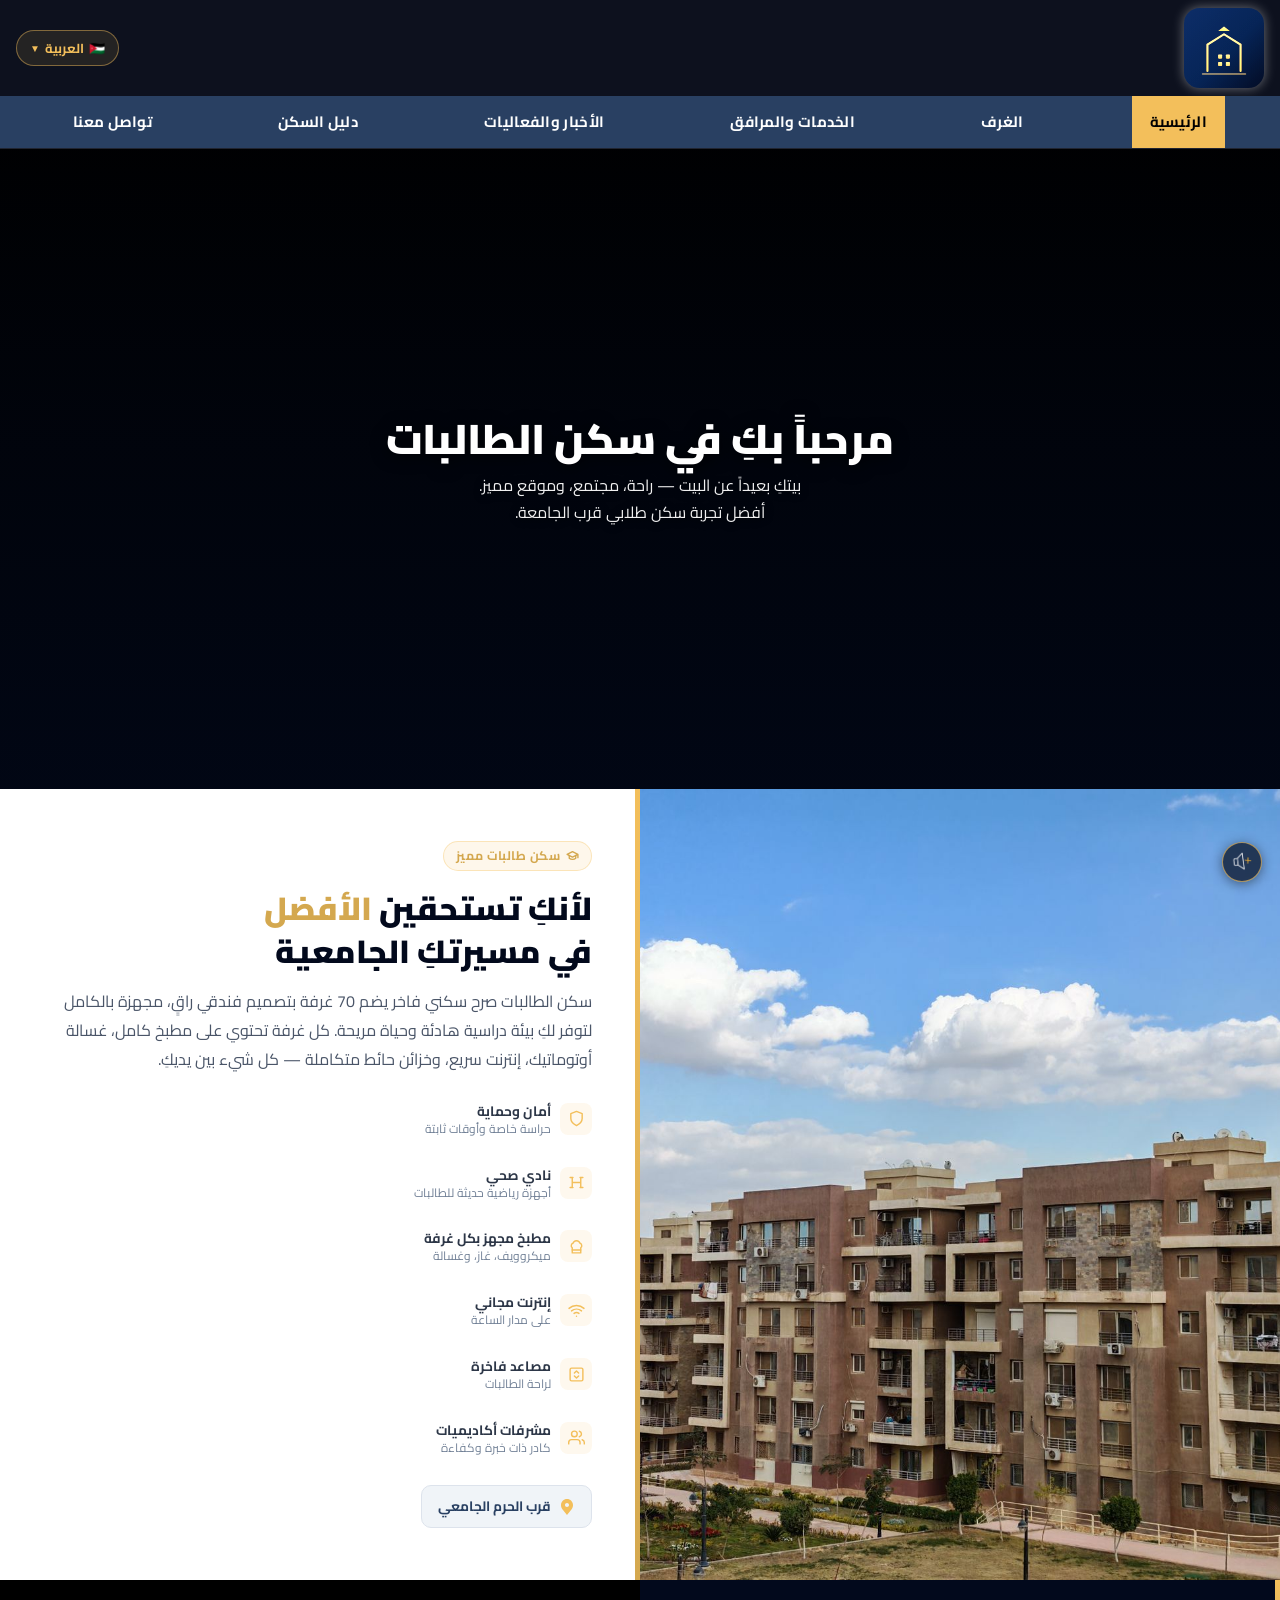
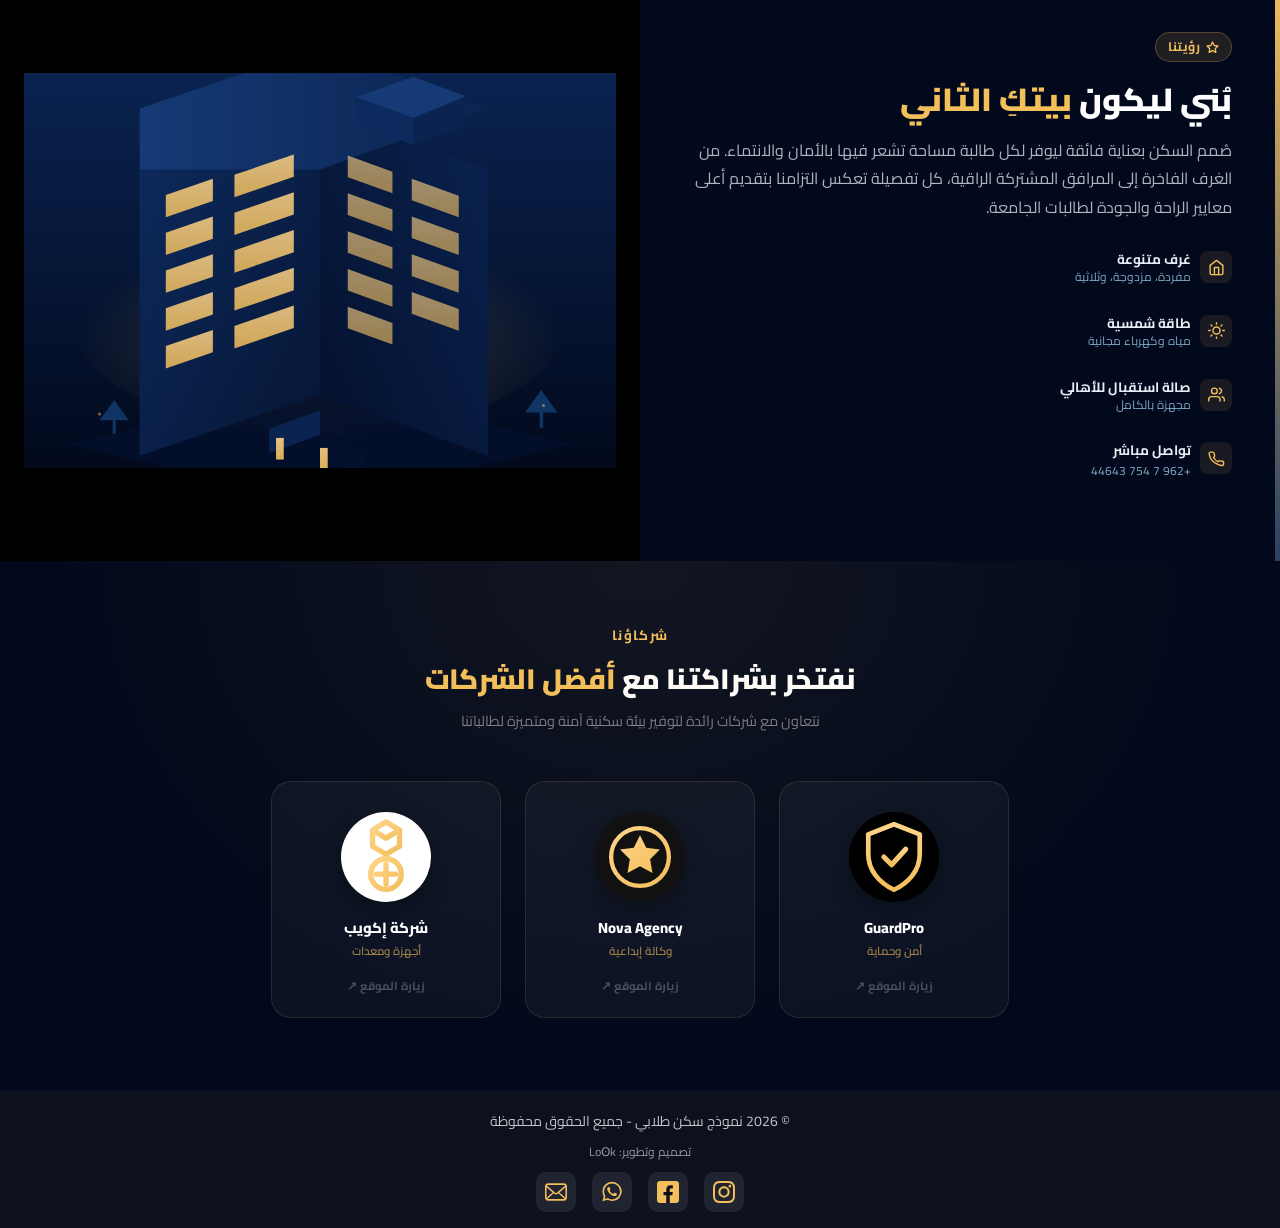
<file: index.html>
<!DOCTYPE html>
<html lang="ar" dir="rtl">

<head>
    <meta charset="UTF-8">
    <meta name="viewport" content="width=device-width, initial-scale=1.0">
    <title>سكن الطالبات</title>
    <meta name="description"
        content="سكن الطالبات — بيتك بعيداً عن البيت. راحة ومجتمع وموقع مميز قرب البوابة الشمالية للجامعة.">
    <meta name="keywords" content="سكن طلابي, غرف طالبات, مرافق, خدمات, نموذج أولي">
    <meta name="author" content="Student Housing Team">
    <meta name="robots" content="noindex, nofollow">
    <meta property="og:type" content="website">
    <meta property="og:title" content="سكن الطالبات">
    <meta property="og:description" content="قرب الحرم الجامعي">
    <meta property="og:image" content="Photos/Logo.svg">
    <meta name="twitter:card" content="summary_large_image">

    <link rel="stylesheet" href="CSS/Style.css">
    <link rel="icon" href="Photos/Logo.svg" type="image/svg+xml">
    <link rel="preconnect" href="https://fonts.googleapis.com">
    <link rel="preconnect" href="https://fonts.gstatic.com" crossorigin>
    <link href="https://fonts.googleapis.com/css2?family=Cairo:wght@300;400;600;700;900&display=swap" rel="stylesheet">
    <script src="Js/lang-data.js"></script>

    <script>
        (function (d) {
            var s = d.createElement("script");
            s.setAttribute("data-position", 5);
            s.setAttribute("data-color", "#F3BF5B");
            s.setAttribute("data-widget_layout", "full");
            s.setAttribute("data-account", "6AjWs1Mzxq");
            s.setAttribute("src", "https://cdn.userway.org/widget.js");
            (d.body || d.head).appendChild(s);
        })(document);
    </script>
    <style>
        
        /* ══ HERO — نفس السلوك على كل الأجهزة ══ */
        .hero-container {
            width: 100%;
            position: relative;
            line-height: 0;
            background: #000;
        }

        /* الفيديو يحافظ على نسبته الأصلية على كل الأجهزة */
        .hero-container video {
            width: 100%;
            height: auto;
            display: block;
        }

        .hero-container::after {
            content: '';
            position: absolute;
            inset: 0;
            background: linear-gradient(to bottom, rgba(2, 9, 28, .08) 0%, rgba(2, 9, 28, .42) 45%, rgba(2, 9, 28, .72) 100%);
            pointer-events: none;
            z-index: 1;
        }

        .hero-overlay-text {
            position: absolute;
            top: 50%;
            left: 50%;
            transform: translate(-50%, -50%);
            z-index: 10;
            text-align: center;
            color: #fff;
            width: 90%;
            max-width: 660px;
            pointer-events: none;
            animation: fadeUp .9s ease .2s both;
            padding: 0 8px;
        }

        .hero-overlay-text h1 {
            font-family: 'Cairo', serif;
            font-size: clamp(1.05rem, 4.5vw, 2.6rem);
            font-weight: 900;
            text-shadow: 0 2px 16px rgba(0, 0, 0, .9);
            margin-bottom: 6px;
            line-height: 1.35;
        }

        .hero-overlay-text p {
            font-family: 'Cairo', sans-serif;
            font-size: clamp(.72rem, 2.1vw, 1rem);
            text-shadow: 0 1px 10px rgba(0, 0, 0, .9);
            opacity: .94;
            margin: 3px 0;
            line-height: 1.5;
        }

        @keyframes fadeUp {
            from {
                opacity: 0;
                transform: translate(-50%, calc(-50% + 16px));
            }

            to {
                opacity: 1;
                transform: translate(-50%, -50%);
            }
        }

        /* ══ BUILDING SECTIONS ══ */
        .building-section {
            display: flex;
            flex-direction: row;
            align-items: stretch;
            min-height: 480px;
            overflow: hidden;
        }

        .building-section.reverse {
            flex-direction: row-reverse;
        }

        .building-img-wrap {
            flex: 1 1 50%;
            overflow: hidden;
            position: relative;
        }

        .building-img-wrap img {
            width: 100%;
            height: 100%;
            object-fit: cover;
            display: block;
            transition: transform .6s ease;
        }

        .building-img-wrap:hover img {
            transform: scale(1.04);
        }

        .building-info {
            flex: 1 1 50%;
            padding: 52px 48px;
            display: flex;
            flex-direction: column;
            justify-content: center;
            background: #ffffff;
            position: relative;
        }

        .building-info::before {
            content: '';
            position: absolute;
            top: 0;
            right: 0;
            width: 5px;
            height: 100%;
            background: linear-gradient(to bottom, #F3BF5B, #d4a84f);
        }

        [dir="ltr"] .building-info::before {
            right: auto;
            left: 0;
        }

        .building-info.dark {
            background: #02091C;
        }

        .building-info.dark::before {
            background: linear-gradient(to bottom, #F3BF5B, #294062);
        }

        .info-tag {
            display: inline-flex;
            align-items: center;
            gap: 6px;
            background: rgba(243, 191, 91, .12);
            border: 1px solid rgba(243, 191, 91, .35);
            color: #d4a84f;
            font-family: 'Cairo', sans-serif;
            font-size: .78rem;
            font-weight: 700;
            padding: 4px 12px;
            border-radius: 20px;
            margin-bottom: 16px;
            width: fit-content;
            letter-spacing: .5px;
        }

        .building-info.dark .info-tag {
            color: #F3BF5B;
            border-color: rgba(243, 191, 91, .25);
        }

        .building-info h2 {
            font-family: 'Cairo', serif;
            font-size: clamp(1.4rem, 2.5vw, 2rem);
            font-weight: 900;
            color: #02091C;
            line-height: 1.35;
            margin-bottom: 14px;
        }

        .building-info h2 .gold {
            color: #d4a84f;
        }

        .building-info.dark h2 {
            color: #ffffff;
        }

        .building-info.dark h2 .gold {
            color: #F3BF5B;
        }

        .building-info p.desc {
            font-family: 'Cairo', sans-serif;
            font-size: clamp(.88rem, 1.4vw, 1rem);
            color: #4a5568;
            line-height: 1.8;
            margin-bottom: 28px;
        }

        .building-info.dark p.desc {
            color: rgba(230, 238, 245, .75);
        }

        .feat-item {
            display: grid;
            grid-template-columns: 1fr 1fr;
            gap: 12px 20px;
            margin-bottom: 28px;
        }

        .feat-item {
            display: flex;
            align-items: flex-start;
            gap: 9px;
        }

        .feat-icon {
            width: 32px;
            height: 32px;
            border-radius: 8px;
            background: rgba(243, 191, 91, .1);
            display: flex;
            align-items: center;
            justify-content: center;
            flex-shrink: 0;
            margin-top: 1px;
        }

        .feat-icon svg {
            width: 17px;
            height: 17px;
        }

        .feat-text {
            font-family: 'Cairo', sans-serif;
            font-size: .85rem;
            color: #2d3748;
            font-weight: 600;
            line-height: 1.4;
        }

        .feat-text small {
            display: block;
            font-weight: 400;
            color: #718096;
            font-size: .75rem;
        }

        .building-info.dark .feat-text {
            color: #E6EEF5;
        }

        .building-info.dark .feat-text small {
            color: #80A9C5;
        }

        .location-badge {
            display: inline-flex;
            align-items: center;
            gap: 8px;
            background: #f0f4f8;
            border-radius: 10px;
            padding: 10px 16px;
            font-family: 'Cairo', sans-serif;
            font-size: .85rem;
            color: #294062;
            font-weight: 700;
            border: 1px solid #dde3ec;
            text-decoration: none;
            transition: background .2s, transform .15s;
            width: fit-content;
        }

        .location-badge:hover {
            background: #e2e8f0;
            transform: translateY(-1px);
        }

        /* ══ MOBILE ══ */
        @media (max-width:768px) {

            .building-section,
            .building-section.reverse {
                flex-direction: column;
            }

            .building-img-wrap {
                min-height: 260px;
                flex: none;
            }

            .building-info {
                padding: 32px 22px;
            }

            .building-info::before {
                width: 100%;
                height: 4px;
                top: 0;
                right: 0;
                left: 0;
                bottom: auto;
            }
        }

        @media (max-width:480px) {
            .hero-overlay-text h1 {
                font-size: clamp(.9rem, 5.8vw, 1.25rem);
            }

            .hero-overlay-text p {
                font-size: .72rem;
            }

            .feat-item {
                grid-template-columns: 1fr;
            }

            .building-info h2 {
                font-size: 1.3rem;
            }
        }

        /* ══ PARTNERS SECTION ══ */
        .partners-section {
            padding: 64px 24px 72px;
            background: #02091C;
            text-align: center;
            position: relative;
            overflow: hidden;
        }

        .partners-section::before {
            content: '';
            position: absolute;
            inset: 0;
            background: radial-gradient(ellipse at 50% 0%, rgba(243, 191, 91, .07) 0%, transparent 65%);
            pointer-events: none;
        }

        .partners-heading {
            font-family: 'Cairo', sans-serif;
            font-size: .85rem;
            font-weight: 700;
            color: #F3BF5B;
            letter-spacing: .1em;
            text-transform: uppercase;
            margin-bottom: 10px;
        }

        .partners-title {
            font-family: 'Cairo', sans-serif;
            font-size: 1.75rem;
            font-weight: 900;
            color: #fff;
            margin-bottom: 8px;
        }

        .partners-title .gold {
            color: #F3BF5B;
        }

        .partners-desc {
            font-family: 'Cairo', sans-serif;
            font-size: .9rem;
            color: rgba(255, 255, 255, .45);
            margin-bottom: 48px;
            max-width: 460px;
            margin-inline: auto;
        }

        .partners-grid {
            display: flex;
            justify-content: center;
            align-items: stretch;
            gap: 24px;
            flex-wrap: wrap;
            max-width: 900px;
            margin: 0 auto;
        }

        .partner-card {
            display: flex;
            flex-direction: column;
            align-items: center;
            justify-content: space-between;
            gap: 16px;
            width: 230px;
            padding: 30px 20px 22px;
            background: rgba(255, 255, 255, .04);
            border: 1px solid rgba(243, 191, 91, .12);
            border-radius: 20px;
            text-decoration: none;
            transition: transform .25s, background .25s, border-color .25s, box-shadow .25s;
            position: relative;
            overflow: hidden;
        }

        .partner-card::before {
            content: '';
            position: absolute;
            inset: 0;
            background: linear-gradient(145deg, rgba(243, 191, 91, .06) 0%, transparent 55%);
            opacity: 0;
            transition: opacity .3s;
        }

        .partner-card:hover {
            transform: translateY(-7px);
            background: rgba(243, 191, 91, .07);
            border-color: rgba(243, 191, 91, .38);
            box-shadow: 0 20px 50px rgba(0, 0, 0, .4), 0 0 0 1px rgba(243, 191, 91, .12);
        }

        .partner-card:hover::before {
            opacity: 1;
        }

        .partner-logo-wrap {
            width: 90px;
            height: 90px;
            border-radius: 50%;
            background: #fff;
            display: flex;
            align-items: center;
            justify-content: center;
            overflow: hidden;
            box-shadow: 0 6px 20px rgba(0, 0, 0, .35);
            flex-shrink: 0;
            transition: box-shadow .25s;
        }

        .partner-card:hover .partner-logo-wrap {
            box-shadow: 0 8px 28px rgba(243, 191, 91, .25);
        }

        .partner-logo-wrap img {
            width: 78px;
            height: 78px;
            object-fit: contain;
        }

        .partner-info {
            text-align: center;
        }

        .partner-name {
            font-family: 'Cairo', sans-serif;
            font-size: .92rem;
            font-weight: 800;
            color: #fff;
            margin-bottom: 4px;
            line-height: 1.4;
        }

        .partner-type {
            font-family: 'Cairo', sans-serif;
            font-size: .72rem;
            font-weight: 600;
            color: rgba(243, 191, 91, .65);
        }

        .partner-visit {
            font-family: 'Cairo', sans-serif;
            font-size: .72rem;
            font-weight: 700;
            color: rgba(255, 255, 255, .25);
            display: flex;
            align-items: center;
            gap: 4px;
            transition: color .2s;
        }

        .partner-card:hover .partner-visit {
            color: #F3BF5B;
        }

        @media (max-width: 600px) {
            .partners-grid {
                gap: 14px;
            }

            .partner-card {
                width: calc(50% - 7px);
                padding: 20px 12px 16px;
            }

            .partner-logo-wrap {
                width: 72px;
                height: 72px;
            }

            .partner-logo-wrap img {
                width: 60px;
                height: 60px;
            }

            .partners-title {
                font-size: 1.35rem;
            }
        }

        @media (max-width: 380px) {
            .partner-card {
                width: 100%;
            }
        }
    </style>
</head>

<body>

    <!-- ══ HEADER ══ -->
    <div class="site-header">
        <div class="toolbar" style="display:flex;align-items:center;justify-content:space-between;padding:8px 16px;">
            <img src="Photos/Logo.svg" alt="شعار السكن">
            <div class="lang-switcher" id="langSwitcher">
                <button class="lang-btn" id="langBtn" aria-haspopup="listbox" aria-expanded="false">
                    <span id="langFlag">🇯🇴</span>
                    <span id="langLabel">العربية</span>
                    <span class="lang-arrow">▼</span>
                </button>
                <div class="lang-dropdown" role="listbox" id="langDropdown">
                    <div class="lang-option active" data-lang="ar" role="option" tabindex="0"><span
                            class="flag">🇯🇴</span> العربية</div>
                    <div class="lang-option" data-lang="en" role="option" tabindex="0"><span class="flag">EN</span>
                        English</div>
                </div>
            </div>
        </div>
        <nav class="navbar" role="navigation">
            <button class="hamburger" id="hamburger" aria-label="فتح القائمة" aria-expanded="false">
                <span></span><span></span><span></span>
            </button>
            <a href="index.html" data-t="nav_home" class="active">الرئيسية</a>
            <a href="Rooms_Page.html" data-t="nav_rooms">الغرف</a>
            <a href="Services_Page.html" data-t="nav_services">الخدمات والمرافق</a>
            <a href="News_Page.html" data-t="nav_news">الأخبار والفعاليات</a>
            <a href="Guide_Page.html" data-t="nav_guide">دليل السكن</a>
            <a href="Contact_Page.html" data-t="nav_contact">تواصل معنا</a>
        </nav>
    </div>

    <!-- ══ HERO ══ -->
    <main id="content-area">
        <div class="hero-container">
            <video id="hero-video" autoplay muted loop playsinline preload="auto" aria-hidden="true">
                <source src="Videos/Tours/Main Video.mp4" type="video/mp4">
                <p data-t="video_fallback">متصفحك لا يدعم تشغيل الفيديو.</p>
            </video>
            <div class="hero-overlay-text">
                <h1 data-t="home_title">مرحباً بك في سكن الطالبات</h1>
                <p data-t="home_sub1">بيتك بعيداً عن البيت — راحة، مجتمع، وموقع مميز.</p>
                <p data-t="home_sub2">أفضل تجربة سكن طلابي قرب الجامعة.</p>

            </div>
            <audio id="bg-music" loop preload="none">
                <source src="Audio/BgAudio.mp3" type="audio/mpeg">
            </audio>
        </div>

        <!-- زر الصوت — ثابت أسفل يمين الشاشة.
             بلا data-t عن قصد: نظام الترجمة يستبدل محتوى أي عنصر يحمل data-t
             بنص الترجمة، فكان يحقن الكلام داخل الزر فيدفع الأيقونة خارج الدائرة.
             النصوص تُضبط من java.js عبر aria-label و title فقط. -->
        <button class="music-btn" id="music-btn" aria-label="تشغيل الموسيقى"
            aria-pressed="false" title="تشغيل / إيقاف الموسيقى">
            <img id="music-icon" src="icons/mute.gif" alt="الصوت مكتوم" width="34" height="34">
        </button>

        <!-- ══ SECTION 1: صورة خارجية + معلومات ══ -->
        <section class="building-section">
            <div class="building-img-wrap">
                <img src="Photos/Housing/outside_1.jpg"
                    alt="واجهة سكن الطالبات — قرب البوابة الشمالية للجامعة" loading="lazy">
            </div>
            <div class="building-info">
                <div class="info-tag" data-t="tag_student"><svg viewBox="0 0 24 24" width="13" height="13" fill="none"
                        stroke="currentColor" stroke-width="2.5" stroke-linecap="round" stroke-linejoin="round">
                        <path d="M22 10v6M2 10l10-5 10 5-10 5z" />
                        <path d="M6 12v5c3 3 9 3 12 0v-5" />
                    </svg>سكن طالبات مميز</div>
                <h2><span data-t="about_title_1">لأنكِ تستحقين</span> <span class="gold"
                        data-t="about_title_2">الأفضل</span><br><span data-t="about_title_3">في مسيرتكِ الجامعية</span>
                </h2>
                <p class="desc" data-t="about_desc">
                    سكن الطالبات صرح سكني فاخر يضم 70 غرفة بتصميم فندقي راقٍ，
                    مجهزة بالكامل لتوفر لكِ بيئة دراسية هادئة وحياة مريحة.
                    كل غرفة تحتوي على مطبخ كامل، غسالة أوتوماتيك، إنترنت سريع，
                    وخزائن حائط متكاملة — كل شيء بين يديكِ.
                </p>
                <div class="features-grid">
                    <!-- أمان وحماية -->
                    <div class="feat-item">
                        <div class="feat-icon">
                            <svg viewBox="0 0 24 24" fill="none" stroke="#F3BF5B" stroke-width="2"
                                stroke-linecap="round" stroke-linejoin="round">
                                <path d="M12 22s8-4 8-10V5l-8-3-8 3v7c0 6 8 10 8 10z" />
                            </svg>
                        </div>
                        <div class="feat-text">
                            <strong data-t="feat1_title">أمان وحماية</strong>
                            <small data-t="feat1_sub">حراسة خاصة وأوقات ثابتة</small>
                        </div>
                    </div>

                    <!-- نادي صحي -->
                    <div class="feat-item">
                        <div class="feat-icon">
                            <svg viewBox="0 0 24 24" fill="none" stroke="#F3BF5B" stroke-width="2"
                                stroke-linecap="round" stroke-linejoin="round">
                                <path d="M6 5v14M18 5v14M6 12h12M3 5h4M17 5h4M3 19h4M17 19h4" />
                            </svg>
                        </div>
                        <div class="feat-text">
                            <strong data-t="feat2_title">نادي صحي</strong>
                            <small data-t="feat2_sub">أجهزة رياضية حديثة للطالبات</small>
                        </div>
                    </div>

                    <!-- مطبخ مجهز (أيقونة أدق) -->
                    <div class="feat-item">
                        <div class="feat-icon">
                            <svg viewBox="0 0 24 24" fill="none" stroke="#F3BF5B" stroke-width="2"
                                stroke-linecap="round" stroke-linejoin="round">
                                <path
                                    d="M6 13.87A4 4 0 0 1 7.41 7a5.11 5.11 0 0 1 1.05-1.54 5 5 0 0 1 7.08 0A5.11 5.11 0 0 1 16.59 7 4 4 0 0 1 18 13.87V21H6Z" />
                                <line x1="6" y1="17" x2="18" y2="17" />
                            </svg>
                        </div>
                        <div class="feat-text">
                            <strong data-t="feat3_title">مطبخ مجهز</strong>
                            <small data-t="feat3_sub">ميكروويف، غاز، وغسالة</small>
                        </div>
                    </div>

                    <!-- إنترنت مجاني -->
                    <div class="feat-item">
                        <div class="feat-icon">
                            <svg viewBox="0 0 24 24" fill="none" stroke="#F3BF5B" stroke-width="2"
                                stroke-linecap="round" stroke-linejoin="round">
                                <path
                                    d="M5 12.55a11 11 0 0 1 14.08 0M1.42 9a16 16 0 0 1 21.16 0M8.53 16.11a6 6 0 0 1 6.95 0M12 20h.01" />
                            </svg>
                        </div>
                        <div class="feat-text">
                            <strong data-t="feat4_title">إنترنت مجاني</strong>
                            <small data-t="feat4_sub">سرعات فائقة على مدار الساعة</small>
                        </div>
                    </div>

                    <!-- مصاعد فاخرة (أيقونة أدق) -->
                    <div class="feat-item">
                        <div class="feat-icon">
                            <svg viewBox="0 0 24 24" fill="none" stroke="#F3BF5B" stroke-width="2"
                                stroke-linecap="round" stroke-linejoin="round">
                                <rect x="3" y="3" width="18" height="18" rx="2" />
                                <path d="m9 10 3-3 3 3" />
                                <path d="m9 14 3 3 3-3" />
                            </svg>
                        </div>
                        <div class="feat-text">
                            <strong data-t="feat5_title">مصاعد فاخرة</strong>
                            <small data-t="feat5_sub">خدمة سريعة لراحة الطالبات</small>
                        </div>
                    </div>

                    <!-- مشرفات أكاديميات -->
                    <div class="feat-item">
                        <div class="feat-icon">
                            <svg viewBox="0 0 24 24" fill="none" stroke="#F3BF5B" stroke-width="2"
                                stroke-linecap="round" stroke-linejoin="round">
                                <path d="M17 21v-2a4 4 0 0 0-4-4H5a4 4 0 0 0-4 4v2" />
                                <circle cx="9" cy="7" r="4" />
                                <path d="M23 21v-2a4 4 0 0 0-3-3.87M16 3.13a4 4 0 0 1 0 7.75" />
                            </svg>
                        </div>
                        <div class="feat-text">
                            <strong data-t="feat6_title">مشرفات سكن</strong>
                            <small data-t="feat6_sub">كادر ذو خبرة وكفاءة عالية</small>
                        </div>
                    </div>
                </div>
                <a class="location-badge" href="https://example.com/studenthousing/location" target="_blank"
                    rel="noopener noreferrer">
                    <img src="icons/map.svg" alt="موقع" width="16" height="16">
                    <span data-t="location_text">قرب الحرم الجامعي</span>
                </a>
            </div>
        </section>

        <!-- ══ SECTION 2: صورة 3D + رؤية (داكن) ══ -->
        <section class="building-section reverse" style="background:#f0f4f8;">
            <div class="building-img-wrap">
                <img src="Photos/Housing/3D.svg" alt="نموذج ثلاثي الأبعاد لسكن الطالبات" loading="lazy"
                    style="object-fit:contain;background:#000;padding:24px;">
            </div>
            <div class="building-info dark">
                <div class="info-tag" data-t="tag_vision"><svg viewBox="0 0 24 24" width="13" height="13" fill="none"
                        stroke="currentColor" stroke-width="2.5" stroke-linecap="round" stroke-linejoin="round">
                        <polygon
                            points="12 2 15.09 8.26 22 9.27 17 14.14 18.18 21.02 12 17.77 5.82 21.02 7 14.14 2 9.27 8.91 8.26 12 2" />
                    </svg> رؤيتنا</div>
                <h2><span data-t="vision_title_1">بُني ليكون</span> <span class="gold" data-t="vision_title_2">بيتكِ
                        الثاني</span></h2>
                <p class="desc" data-t="vision_desc">
                    صُمم السكن بعناية فائقة ليوفر لكل طالبة مساحة تشعر فيها بالأمان والانتماء.
                    من الغرف الفاخرة إلى المرافق المشتركة الراقية، كل تفصيلة تعكس التزامنا
                    بتقديم أعلى معايير الراحة والجودة لطالبات الجامعة.
                </p>
                <div class="features-grid">
                    <!-- غرف متنوعة -->
                    <div class="feat-item">
                        <div class="feat-icon">
                            <svg viewBox="0 0 24 24" fill="none" stroke="#F3BF5B" stroke-width="2"
                                stroke-linecap="round" stroke-linejoin="round">
                                <path d="M3 9l9-7 9 7v11a2 2 0 0 1-2 2H5a2 2 0 0 1-2-2z" />
                                <polyline points="9 22 9 12 15 12 15 22" />
                            </svg>
                        </div>
                        <div class="feat-text">
                            <strong data-t="feat7_title">غرف متنوعة</strong>
                            <small data-t="feat7_sub">مفردة، مزدوجة، وثلاثية</small>
                        </div>
                    </div>

                    <!-- طاقة شمسية -->
                    <div class="feat-item">
                        <div class="feat-icon">
                            <svg viewBox="0 0 24 24" fill="none" stroke="#F3BF5B" stroke-width="2"
                                stroke-linecap="round" stroke-linejoin="round">
                                <circle cx="12" cy="12" r="5" />
                                <path
                                    d="M12 1v2M12 21v2M4.22 4.22l1.42 1.42M18.36 18.36l1.42 1.42M1 12h2M21 12h2M4.22 19.78l1.42-1.42M18.36 5.64l1.42-1.42" />
                            </svg>
                        </div>
                        <div class="feat-text">
                            <strong data-t="feat8_title">طاقة شمسية</strong>
                            <small data-t="feat8_sub">مياه وكهرباء مجانية</small>
                        </div>
                    </div>

                    <!-- صالة استقبال للأهالي (أيقونة عائلية) -->
                    <div class="feat-item">
                        <div class="feat-icon">
                            <svg viewBox="0 0 24 24" fill="none" stroke="#F3BF5B" stroke-width="2"
                                stroke-linecap="round" stroke-linejoin="round">
                                <path d="M17 21v-2a4 4 0 0 0-4-4H5a4 4 0 0 0-4 4v2" />
                                <circle cx="9" cy="7" r="4" />
                                <path d="M23 21v-2a4 4 0 0 0-3-3.87" />
                                <path d="M16 3.13a4 4 0 0 1 0 7.75" />
                            </svg>
                        </div>
                        <div class="feat-text">
                            <strong data-t="feat9_title">صالة استقبال للأهالي</strong>
                            <small data-t="feat9_sub">مجهزة بالكامل لاستقبالكم</small>
                        </div>
                    </div>

                    <!-- تواصل مباشر -->
                    <div class="feat-item">
                        <div class="feat-icon">
                            <svg viewBox="0 0 24 24" fill="none" stroke="#F3BF5B" stroke-width="2"
                                stroke-linecap="round" stroke-linejoin="round">
                                <path
                                    d="M22 16.92v3a2 2 0 0 1-2.18 2 19.79 19.79 0 0 1-8.63-3.07A19.5 19.5 0 0 1 4.69 13.5 19.79 19.79 0 0 1 1.61 5a2 2 0 0 1 1.95-2h3a2 2 0 0 1 2 1.72c.127.96.361 1.903.7 2.81a2 2 0 0 1-.45 2.11L7.91 10.6a16 16 0 0 0 6 6l.9-.9a2 2 0 0 1 2.11-.45c.907.339 1.85.573 2.81.7A2 2 0 0 1 22 17v-.08z" />
                            </svg>
                        </div>
                        <div class="feat-text">
                            <strong data-t="feat10_title">تواصل مباشر</strong>
                            <small dir="ltr"
                                style="unicode-bidi:embed; display:block; text-align:right; line-height:1.7;">+962 7 754 44643</small>
                        </div>
                    </div>
                </div>
            </div>
        </section>

        <!-- ══ PARTNERS SECTION ══ -->
        <section class="partners-section" aria-label="شركاؤنا">
            <p class="partners-heading" data-t="partners_label">شركاؤنا</p>
            <h2 class="partners-title">
                <span data-t="partners_title_1">نفتخر بشراكتنا مع </span><span class="gold"
                    data-t="partners_title_2">أفضل الشركات</span>
            </h2>
            <p class="partners-desc" data-t="partners_desc">نتعاون مع شركات رائدة لتوفير بيئة سكنية آمنة ومتميزة
                لطالباتنا</p>

            <div class="partners-grid">

                <!-- GuardPro -->
                <a href="https://example.com/studenthousing/partner/security" target="_blank" rel="noopener noreferrer" class="partner-card"
                    aria-label="GuardPro Security & Protection">
                    <div class="partner-logo-wrap" style="background:#000; padding:6px;">
                        <img src="Photos/Our partners/GuardPro_logo.svg" alt="GuardPro Security"
                             style="width:100%;height:100%;object-fit:contain;display:block;">
                    </div>
                    <div class="partner-info">
                        <p class="partner-name">GuardPro</p>
                        <p class="partner-type" data-t="partner_type_security">أمن وحماية</p>
                    </div>
                    <span class="partner-visit" data-t="partner_visit">زيارة الموقع ↗</span>
                </a>

                <!-- Nova Agency -->
                <a href="https://example.com/studenthousing/partner/agency" target="_blank" rel="noopener noreferrer"
                    class="partner-card" aria-label="Nova Creative Agency">
                    <div class="partner-logo-wrap" style="background:#111;">
                        <img src="Photos/Our partners/Nova_agency_logo.svg" alt="Nova Agency">
                    </div>
                    <div class="partner-info">
                        <p class="partner-name">Nova Agency</p>
                        <p class="partner-type" data-t="partner_type_creative">وكالة إبداعية</p>
                    </div>
                    <span class="partner-visit" data-t="partner_visit">زيارة الموقع ↗</span>
                </a>

                <!-- EquipCo -->
                <a href="https://example.com/studenthousing/partner/equipment" target="_blank" rel="noopener noreferrer" class="partner-card"
                    aria-label="EquipCo Equipment Co.">
                    <div class="partner-logo-wrap" style="background:#fff; padding:0; overflow:hidden;">
                        <img src="Photos/Our partners/EquipCo_logo.svg" alt="EquipCo"
                             style="width:90px;height:90px;object-fit:cover;display:block;">
                    </div>
                    <div class="partner-info">
                        <p class="partner-name">شركة إكويب</p>
                        <p class="partner-type" data-t="partner_type_tech">أجهزة ومعدات</p>
                    </div>
                    <span class="partner-visit" data-t="partner_visit">زيارة الموقع ↗</span>
                </a>

            </div>
        </section>
    </main>

    <!-- ══ FOOTER ══ -->
    <footer class="footer" role="contentinfo">
        <p data-t="footer_text">© 2026 نموذج سكن طلابي - جميع الحقوق محفوظة</p>
        <p data-t="footer_credit" style="font-size:12px; margin-top:4px; opacity:0.75;">Designed &amp; Developed by Loʘk</p>
        <div class="social-icons">
            <a href="https://www.instagram.com/lo0k_404?stkn=MTY5czFrOWpvb3hzcQ==" target="_blank" rel="noopener noreferrer"
                class="soc-instagram" aria-label="إنستغرام">
                <img src="icons/instagram.svg" alt="Instagram"></a>
            <a href="https://www.facebook.com/share/1bdwPXqzQG/" target="_blank" rel="noopener noreferrer"
                class="soc-facebook" aria-label="فيسبوك">
                <img src="icons/facebook.svg" alt="Facebook"></a>
            <a href="https://wa.me/962775444643" target="_blank" rel="noopener noreferrer" class="soc-whatsapp"
                aria-label="واتساب">
                <img src="icons/whatsapp.svg" alt="WhatsApp"></a>
            <a href="mailto:lo0k.404.tech.dev@gmail.com" target="_blank" class="soc-gmail" aria-label="بريد إلكتروني">
                <img src="icons/email.svg" alt="Email us on Gmail" title="Gmail"></a>
        </div>
    </footer>

    <!-- ══ SCRIPTS ══ -->
    <script>
        (function () {
            var btn = document.getElementById('hamburger'), nav = document.querySelector('.navbar');
            if (!btn || !nav) return;
            btn.addEventListener('click', function () {
                var o = nav.classList.toggle('nav-open');
                btn.classList.toggle('open', o);
                btn.setAttribute('aria-expanded', o ? 'true' : 'false');
            });
            nav.querySelectorAll('a').forEach(function (a) {
                a.addEventListener('click', function () { nav.classList.remove('nav-open'); btn.classList.remove('open'); btn.setAttribute('aria-expanded', 'false'); });
            });
        })();
        /* احسب ارتفاع الهيدر وضعه كـ CSS variable لحساب الفيديو */
        (function () {
            function setHeaderH() {
                var h = document.querySelector('.site-header');
                if (h) document.documentElement.style.setProperty('--header-h', h.offsetHeight + 'px');
            }
            setHeaderH();
            window.addEventListener('resize', setHeaderH, { passive: true });
        })();
        (function () {
            var h = document.querySelector('.scroll-hint'); if (!h) return;
            window.addEventListener('scroll', function () { h.style.opacity = window.scrollY > 50 ? '0' : '.8'; }, { passive: true });
        })();
    </script>

    <script src="Js/java.js"></script>

    <!-- ══ MUSIC BUTTON SCRIPT ══ -->
    <script>
        (function () {
            var btn = document.getElementById('music-btn');
            var audio = document.getElementById('bg-music');
            var icon = document.getElementById('music-icon');
            var playing = false;

            if (!btn || !audio || !icon) return;

            // الحالة الابتدائية: مكتوم
            icon.src = 'icons/mute.gif';
            icon.alt = 'الصوت مكتوم';

            btn.addEventListener('click', function () {
                if (playing) {
                    // أوقف الصوت
                    audio.pause();
                    icon.src = 'icons/mute.gif';
                    icon.alt = 'الصوت مكتوم';
                    btn.setAttribute('aria-label', 'تشغيل الموسيقى');
                    playing = false;
                } else {
                    // شغّل الصوت
                    audio.play().catch(function (e) { console.warn('Audio error:', e); });
                    icon.src = 'icons/sound.gif';
                    icon.alt = 'الصوت مفتوح';
                    btn.setAttribute('aria-label', 'إيقاف الموسيقى');
                    playing = true;
                }
            });
        })();
    </script>
</body>
</html>
</file>
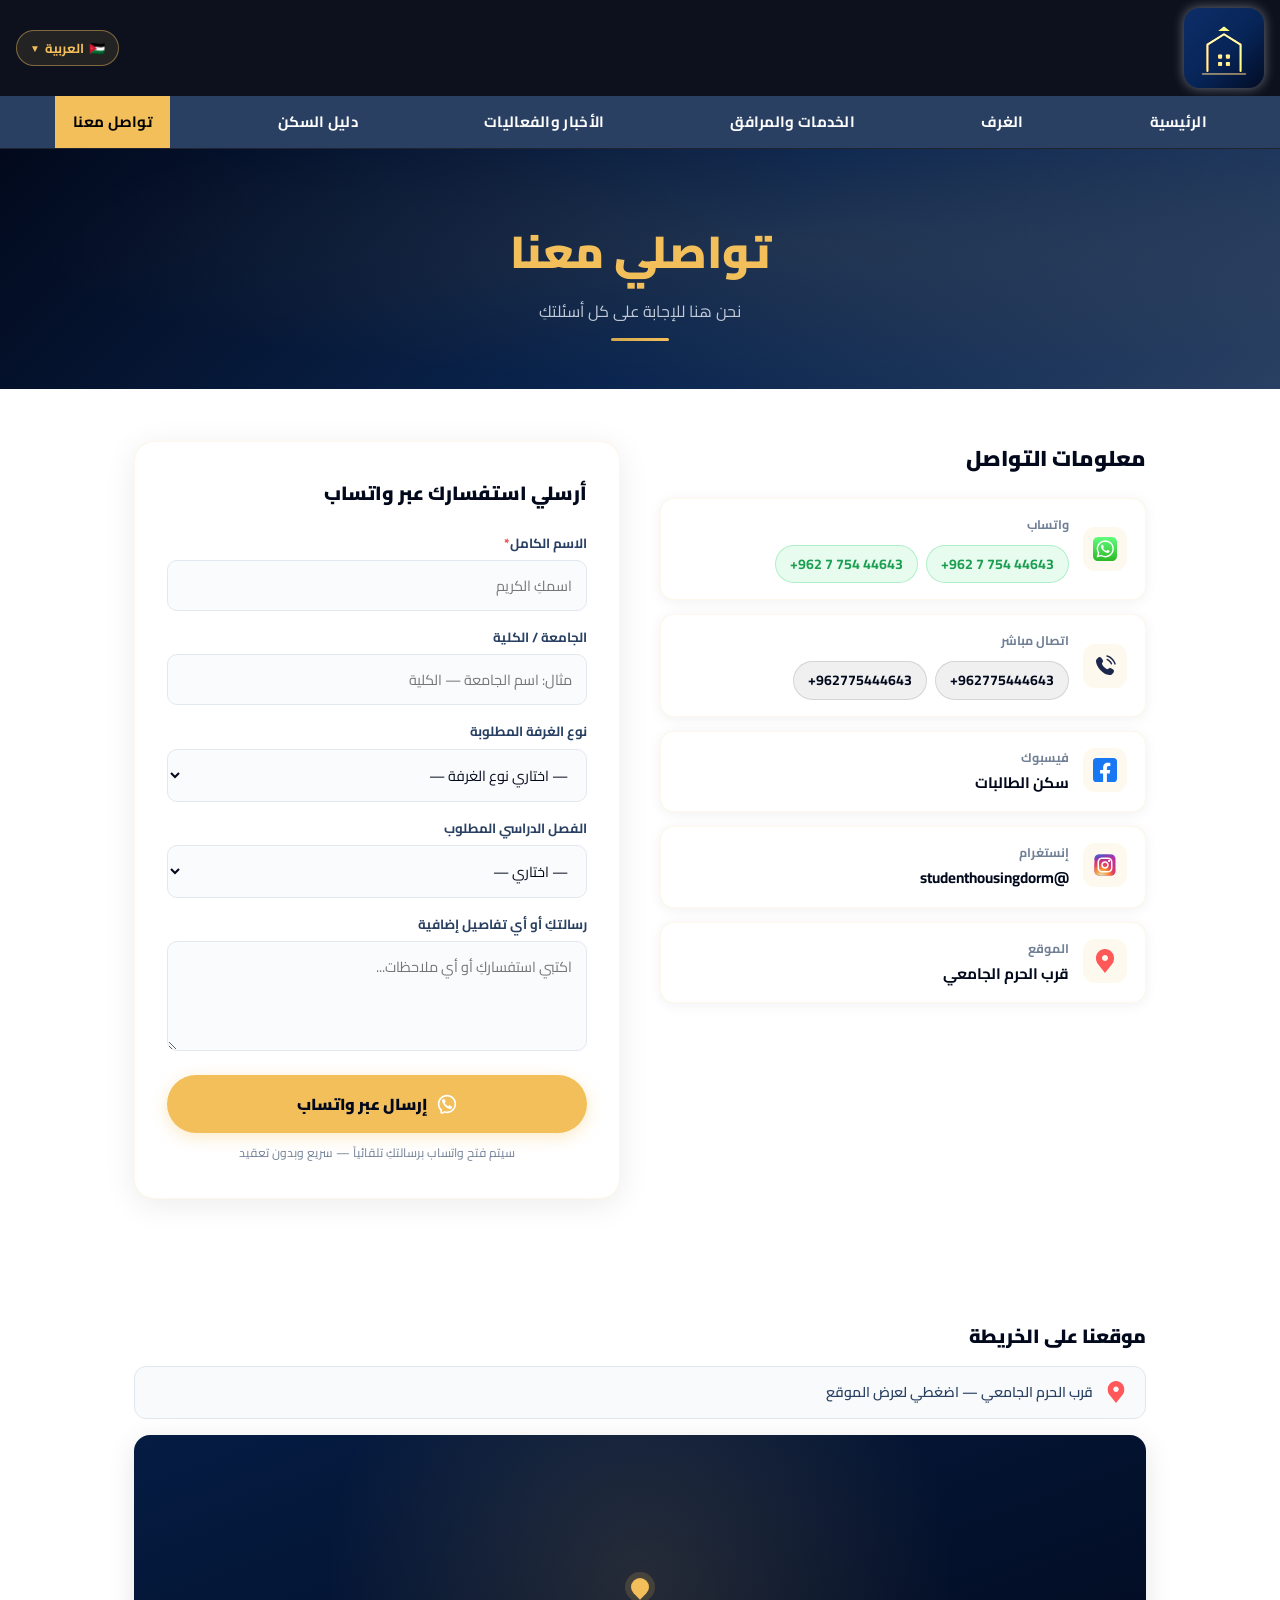
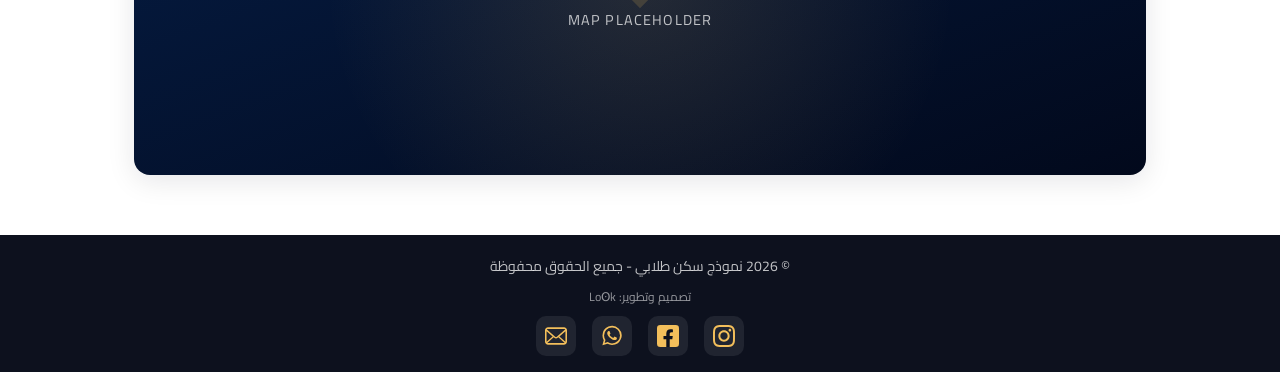
<file: Contact_Page.html>
<!DOCTYPE html>
<html lang="ar" dir="rtl">

<head>
    <meta charset="UTF-8">
    <meta name="viewport" content="width=device-width, initial-scale=1.0">
    <title>تواصل معنا — سكن الطالبات</title>
    <meta name="description"
        content="تواصلي مع سكن الطالبات — احجزي غرفتك أو استفسري عبر واتساب أو الفورم المباشر.">
    <meta name="keywords" content="تواصل السكن, حجز سكن طالبات, سكن طلابي, نموذج أولي">
    <meta name="author" content="Student Housing Team">
    <meta name="robots" content="noindex, nofollow">
    <meta property="og:type" content="website">
    <meta property="og:title" content="تواصل معنا — سكن الطالبات">
    <meta property="og:description" content="تواصلي مع إدارة سكن الطالبات — نموذج أولي.">
    <meta property="og:image" content="Photos/Logo.svg">
    <meta name="twitter:card" content="summary_large_image">
    <link rel="stylesheet" href="CSS/Style.css">
    <link rel="icon" href="Photos/Logo.svg" type="image/svg+xml">
    <link rel="preconnect" href="https://fonts.googleapis.com">
    <link href="https://fonts.googleapis.com/css2?family=Cairo:wght@300;400;600;700;900&display=swap" rel="stylesheet">
    <script src="Js/lang-data.js"></script>

    <script>
      (function (d) {
          var s = d.createElement("script");
          s.setAttribute("data-position", 5);
          s.setAttribute("data-color", "#F3BF5B");
          s.setAttribute("data-widget_layout", "full");
          s.setAttribute("data-account", "6AjWs1Mzxq");
          s.setAttribute("src", "https://cdn.userway.org/widget.js");
          (d.body || d.head).appendChild(s);
      })(document);
    </script>
        <style>
        /* Layout */
        .contact-wrapper {
            max-width: 1060px;
            margin: 52px auto;
            padding: 0 24px 70px;
            display: grid;
            grid-template-columns: 1fr 1fr;
            gap: 40px;
            align-items: start;
        }

        /* Info side */
        .contact-info h2 {
            font-family: 'Cairo', serif;
            font-size: 1.35rem;
            font-weight: 900;
            color: #02091C;
            margin-bottom: 22px;
        }

        .ci-card {
            display: flex;
            align-items: flex-start;
            gap: 14px;
            padding: 16px 18px;
            background: #fff;
            border-radius: 14px;
            box-shadow: 0 2px 14px rgba(2, 9, 28, .06);
            border: 1px solid rgba(243, 191, 91, .12);
            margin-bottom: 14px;
            text-decoration: none;
            transition: box-shadow .2s, transform .2s;
        }

        .ci-card:hover {
            box-shadow: 0 6px 22px rgba(2, 9, 28, .11);
            transform: translateY(-2px);
        }

        .ci-icon {
            width: 44px;
            height: 44px;
            border-radius: 12px;
            background: rgba(243, 191, 91, .1);
            display: flex;
            align-items: center;
            justify-content: center;
            flex-shrink: 0;
        }

        .ci-icon img {
            width: 24px;
            height: 24px;
            object-fit: contain;
        }

        .ci-body strong {
            display: block;
            font-family: 'Cairo', sans-serif;
            font-size: .78rem;
            font-weight: 700;
            color: #718096;
            margin-bottom: 2px;
        }

        .ci-body span {
            font-family: 'Cairo', sans-serif;
            font-size: .95rem;
            font-weight: 700;
            color: #02091C;
        }

        .ci-body span.green {
            color: #25d366;
        }

        /* بطاقة بأيقونة واحدة وزرين */
        .ci-card-dual {
            display: flex;
            align-items: center;
            gap: 14px;
            padding: 16px 18px;
            background: #fff;
            border-radius: 14px;
            box-shadow: 0 2px 14px rgba(2, 9, 28, .06);
            border: 1px solid rgba(243, 191, 91, .12);
            margin-bottom: 14px;
        }

        .ci-dual-body {
            display: flex;
            flex-direction: column;
            gap: 6px;
            flex: 1;
        }

        .ci-dual-body strong {
            font-family: 'Cairo', sans-serif;
            font-size: .78rem;
            font-weight: 700;
            color: #718096;
            display: block;
            margin-bottom: 4px;
        }

        .ci-dual-btns {
            display: flex;
            gap: 8px;
            flex-wrap: wrap;
        }

        .ci-num-btn {
            display: inline-flex;
            align-items: center;
            padding: 7px 14px;
            border-radius: 50px;
            font-family: 'Cairo', sans-serif;
            font-size: .88rem;
            font-weight: 700;
            text-decoration: none;
            transition: transform .15s, background .2s;
            white-space: nowrap;
            direction: ltr;
        }

        .ci-num-btn.green {
            background: rgba(37, 211, 102, .1);
            color: #1a9e50;
            border: 1.5px solid rgba(37, 211, 102, .3);
        }

        .ci-num-btn.green:hover {
            background: #25d366;
            color: #fff;
            transform: translateY(-1px);
        }

        .ci-num-btn.dark {
            background: rgba(2, 9, 28, .06);
            color: #02091C;
            border: 1.5px solid rgba(2, 9, 28, .12);
        }

        .ci-num-btn.dark:hover {
            background: #02091C;
            color: #F3BF5B;
            transform: translateY(-1px);
        }

        /* Form */
        .contact-form-box {
            background: #fff;
            border-radius: 20px;
            padding: 36px 32px;
            box-shadow: 0 6px 32px rgba(2, 9, 28, .08);
            border: 1px solid rgba(243, 191, 91, .14);
        }

        .contact-form-box h2 {
            font-family: 'Cairo', serif;
            font-size: 1.2rem;
            font-weight: 900;
            color: #02091C;
            margin-bottom: 24px;
        }

        .form-group {
            margin-bottom: 16px;
        }

        .form-group label {
            display: block;
            font-family: 'Cairo', sans-serif;
            font-size: .83rem;
            font-weight: 700;
            color: #294062;
            margin-bottom: 6px;
        }

        .form-group input,
        .form-group select,
        .form-group textarea {
            width: 100%;
            padding: 11px 14px;
            font-family: 'Cairo', sans-serif;
            font-size: .9rem;
            border: 1.5px solid #e2e8f0;
            border-radius: 10px;
            outline: none;
            transition: border-color .2s;
            color: #02091C;
            background: #fafbfc;
        }

        .form-group input:focus,
        .form-group select:focus,
        .form-group textarea:focus {
            border-color: #F3BF5B;
            background: #fff;
        }

        .form-group textarea {
            resize: vertical;
            min-height: 110px;
        }

        .form-group select option {
            font-family: 'Cairo', sans-serif;
        }

        .submit-btn {
            width: 100%;
            padding: 14px;
            background: #F3BF5B;
            color: #02091C;
            font-family: 'Cairo', sans-serif;
            font-weight: 900;
            font-size: 1rem;
            border: none;
            border-radius: 50px;
            cursor: pointer;
            transition: background .2s, transform .15s;
            box-shadow: 0 4px 16px rgba(243, 191, 91, .35);
            display: flex;
            align-items: center;
            justify-content: center;
            gap: 10px;
        }

        .submit-btn img {
            width: 20px;
            height: 20px;
        }

        .submit-btn:hover {
            background: #d4a84f;
            transform: translateY(-1px);
        }

        .form-note {
            font-family: 'Cairo', sans-serif;
            font-size: .76rem;
            color: #718096;
            text-align: center;
            margin-top: 10px;
        }

        .success-toast {
            display: none;
            text-align: center;
            padding: 14px;
            background: rgba(37, 211, 102, .08);
            border: 1px solid rgba(37, 211, 102, .25);
            border-radius: 10px;
            color: #16a34a;
            font-family: 'Cairo', sans-serif;
            font-size: .9rem;
            font-weight: 700;
            margin-top: 14px;
        }

        /* Map */
        .map-section {
            max-width: 1060px;
            margin: 0 auto 60px;
            padding: 0 24px;
        }

        .map-section h2 {
            font-family: 'Cairo', serif;
            font-size: 1.2rem;
            font-weight: 900;
            color: #02091C;
            margin-bottom: 14px;
        }

        .map-wrap {
            border-radius: 16px;
            overflow: hidden;
            box-shadow: 0 6px 28px rgba(2, 9, 28, .1);
        }

        .map-wrap iframe {
            width: 100%;
            height: 340px;
            border: none;
            display: block;
        }

        .map-placeholder {
            width: 100%;
            height: 340px;
            display: flex;
            flex-direction: column;
            align-items: center;
            justify-content: center;
            gap: 12px;
            background:
                radial-gradient(circle at 50% 42%, rgba(243, 191, 91, .14), transparent 58%),
                linear-gradient(160deg, #051c43 0%, #02091c 100%);
        }

        .map-placeholder__pin {
            width: 18px;
            height: 18px;
            border-radius: 50% 50% 50% 0;
            background: #f3bf5b;
            transform: rotate(-45deg);
            box-shadow: 0 0 0 6px rgba(243, 191, 91, .16);
        }

        .map-placeholder__label {
            font-size: .9rem;
            letter-spacing: .08em;
            text-transform: uppercase;
            color: rgba(255, 255, 255, .72);
        }

        /* Location strip */
        .location-strip {
            display: flex;
            align-items: center;
            gap: 12px;
            background: #f8fafc;
            border-radius: 12px;
            padding: 14px 18px;
            border: 1px solid #e2e8f0;
            margin-bottom: 16px;
            font-family: 'Cairo', sans-serif;
            font-size: .88rem;
            color: #294062;
            font-weight: 600;
            text-decoration: none;
            transition: background .2s;
        }

        .location-strip:hover {
            background: #eef2f7;
        }

        .location-strip img {
            width: 22px;
            height: 22px;
            object-fit: contain;
        }

        @media(max-width:768px) {
            .contact-wrapper {
                grid-template-columns: 1fr;
            }

            .form-row {
                grid-template-columns: 1fr;
            }
        }
    </style>
</head>

<body>

    <!-- HEADER -->
    <div class="site-header">
        <div class="toolbar" style="display:flex;align-items:center;justify-content:space-between;padding:8px 16px;">
            <a href="index.html"><img src="Photos/Logo.svg" alt="شعار السكن"></a>
            <div class="lang-switcher" id="langSwitcher">
                <button class="lang-btn" id="langBtn" aria-haspopup="listbox" aria-expanded="false"><span
                        id="langFlag">🇯🇴</span><span id="langLabel">العربية</span><span
                        class="lang-arrow">▼</span></button>
                <div class="lang-dropdown" role="listbox">
                    <div class="lang-option active" data-lang="ar" role="option" tabindex="0"><span
                            class="flag">🇯🇴</span> العربية</div>
                    <div class="lang-option" data-lang="en" role="option" tabindex="0"><span class="flag">EN</span>
                        English</div>
                </div>
            </div>
        </div>
        <nav class="navbar" role="navigation">
            <button class="hamburger" id="hamburger" aria-label="فتح القائمة"
                aria-expanded="false"><span></span><span></span><span></span></button>
            <a href="index.html" data-t="nav_home">الرئيسية</a>
            <a href="Rooms_Page.html" data-t="nav_rooms">الغرف</a>
            <a href="Services_Page.html" data-t="nav_services">الخدمات والمرافق</a>
            <a href="News_Page.html" data-t="nav_news">الأخبار والفعاليات</a>
            <a href="Guide_Page.html" data-t="nav_guide">دليل السكن</a>
            <a href="Contact_Page.html" data-t="nav_contact" class="active">تواصل معنا</a>
        </nav>
    </div>

    <div class="page-hero">
        <h1><span data-t="contact_hero_title">تواصلي</span> <span data-t="contact_hero_span">معنا</span></h1>
        <p data-t="contact_hero_sub">نحن هنا للإجابة على كل أسئلتكِ</p>
        <div class="gold-line"></div>
    </div>

    <main>
        <div class="contact-wrapper">

            <!-- Info side -->
            <div class="contact-info">
                <h2 data-t="contact_info_title">معلومات التواصل</h2>

                <!-- واتساب — أيقونة واحدة + زرين -->
                <div class="ci-card-dual">
                    <div class="ci-icon"><img src="icons/whatsapp-green.svg" alt="واتساب"></div>
                    <div class="ci-dual-body">
                        <strong data-t="contact_label_wa">واتساب</strong>
                        <div class="ci-dual-btns">
                            <a class="ci-num-btn green" href="https://wa.me/962775444643" target="_blank"
                                rel="noopener">+962 7 754 44643</a>
                            <a class="ci-num-btn green soc-whatsapp" href="https://wa.me/962775444643" target="_blank"
                                rel="noopener">+962 7 754 44643</a>
                        </div>
                    </div>
                </div>

                <!-- اتصال مباشر — أيقونة واحدة + زرين -->
                <div class="ci-card-dual">
                    <div class="ci-icon"><img src="icons/call.svg" alt="هاتف"></div>
                    <div class="ci-dual-body">
                        <strong data-t="contact_label_call">اتصال مباشر</strong>
                        <div class="ci-dual-btns">
                            <a class="ci-num-btn dark" href="tel:+962775444643">+962775444643</a>
                            <a class="ci-num-btn dark" href="tel:+962775444643">+962775444643</a>
                        </div>
                    </div>
                </div>

                <!-- Facebook -->
                <a class="ci-card" href="https://www.facebook.com/share/1bdwPXqzQG/" target="_blank" rel="noopener">
                    <div class="ci-icon"><img src="icons/facebook-blue.svg" alt="فيسبوك"></div>
                    <div class="ci-body"><strong data-t="contact_label_fb">فيسبوك</strong><span
                            data-t="contact_fb_name">سكن الطالبات</span></div>
                </a>

                <!-- Instagram -->
                <a class="ci-card" href="https://www.instagram.com/lo0k_404?stkn=MTY5czFrOWpvb3hzcQ==" target="_blank" rel="noopener">
                    <div class="ci-icon"><img src="icons/instagram-org.svg" alt="إنستغرام"></div>
                    <div class="ci-body"><strong data-t="contact_label_ig">إنستغرام</strong><span>@studenthousingdorm</span>
                    </div>
                </a>

                <a class="ci-card" href="https://example.com/studenthousing/location" target="_blank" rel="noopener">
                    <div class="ci-icon"><img src="icons/map.svg" alt="موقع"
                            style="filter: hue-rotate(310deg) saturate(5);"></div>
                    <div class="ci-body"><strong data-t="contact_label_loc">الموقع</strong><span
                            data-t="contact_location">قرب الحرم الجامعي</span></div>
                </a>

            </div>

            <!-- Form -->
            <div class="contact-form-box">
                <h2 data-t="contact_form_title">أرسلي استفسارك عبر واتساب</h2>
                <div class="form-group">
                    <label data-t="contact_form_name">الاسم الكامل <span style="color:#ef4444;">*</span></label>
                    <input type="text" id="f-name" placeholder="اسمكِ الكريم" data-placeholder="contact_ph_name"
                        autocomplete="name">
                </div>
                <div class="form-group">
                    <label data-t="contact_form_uni">الجامعة / الكلية</label>
                    <input type="text" id="f-uni" placeholder="مثال: اسم الجامعة — الكلية"
                        data-placeholder="contact_ph_uni">
                </div>
                <div class="form-group">
                    <label data-t="contact_form_room">نوع الغرفة المطلوبة</label>
                    <select id="f-room">
                        <option value="" data-t="contact_room_placeholder">— اختاري نوع الغرفة —</option>
                        <option data-t="room_single_royal_name">غرفة مفردة رويال</option>
                        <option data-t="room_single_ordinary_name">غرفة مفردة عادية</option>
                        <option data-t="room_double_vip_name">غرفة مزدوجة VIP</option>
                        <option data-t="room_double_ordinary_name">غرفة مزدوجة عادية</option>
                        <option data-t="room_triple_name">غرفة ثلاثية</option>
                        <option data-t="contact_room_general">استفسار عام</option>
                    </select>
                </div>
                <div class="form-group">
                    <label data-t="contact_form_semester">الفصل الدراسي المطلوب</label>
                    <select id="f-semester">
                        <option value="" data-t="contact_sem_placeholder">— اختاري —</option>
                        <option data-t="contact_sem1">الفصل الأول 2025/2026</option>
                        <option data-t="contact_sem2">الفصل الثاني 2025/2026</option>
                        <option data-t="contact_sem3">الفصل الصيفي 2026</option>
                    </select>
                </div>
                <div class="form-group">
                    <label data-t="contact_form_msg">رسالتكِ أو أي تفاصيل إضافية</label>
                    <textarea id="f-msg" placeholder="اكتبي استفساركِ أو أي ملاحظات..."
                        data-placeholder="contact_ph_msg"></textarea>
                </div>
                <button class="submit-btn" id="sendBtn">
                    <img src="icons/whatsapp_white.svg" alt="">
                    <span data-t="contact_form_submit">إرسال عبر واتساب</span>
                </button>
                <p class="form-note" data-t="contact_form_note">سيتم فتح واتساب برسالتكِ تلقائياً — سريع وبدون تعقيد</p>
                <div class="success-toast" id="successToast" data-t="contact_sending">جاري فتح واتساب...</div>
            </div>

        </div>

        <!-- Map -->
        <div class="map-section">
            <h2 data-t="contact_map_title">موقعنا على الخريطة</h2>
            <a class="location-strip" href="https://example.com/studenthousing/location" target="_blank" rel="noopener">
                <img src="icons/map.svg" alt="موقع" style="filter: hue-rotate(310deg) saturate(5);">
                <span data-t="contact_map_strip">قرب الحرم الجامعي — اضغطي لعرض الموقع</span>
            </a>
            <div class="map-wrap">
                <div class="map-placeholder" role="img" aria-label="Map placeholder - Student Housing prototype">
                    <span class="map-placeholder__pin" aria-hidden="true"></span>
                    <span class="map-placeholder__label">Map placeholder</span>
                </div>
            </div>
        </div>
    </main>

    <!-- ══ FOOTER ══ -->
    <footer class="footer" role="contentinfo">
        <p data-t="footer_text">© 2026 نموذج سكن طلابي - جميع الحقوق محفوظة</p>
        <p data-t="footer_credit" style="font-size:12px; margin-top:4px; opacity:0.75;">Designed &amp; Developed by Loʘk</p>
        <div class="social-icons">
            <a href="https://www.instagram.com/lo0k_404?stkn=MTY5czFrOWpvb3hzcQ==" target="_blank" rel="noopener noreferrer"
                class="soc-instagram" aria-label="إنستغرام">
                <img src="icons/instagram.svg" alt="Instagram"></a>
            <a href="https://www.facebook.com/share/1bdwPXqzQG/" target="_blank" rel="noopener noreferrer"
                class="soc-facebook" aria-label="فيسبوك">
                <img src="icons/facebook.svg" alt="Facebook"></a>
            <a href="https://wa.me/962775444643" target="_blank" rel="noopener noreferrer" class="soc-whatsapp"
                aria-label="واتساب">
                <img src="icons/whatsapp.svg" alt="WhatsApp"></a>
            <a href="mailto:lo0k.404.tech.dev@gmail.com" target="_blank" class="soc-gmail" aria-label="البريد الإلكتروني">
                <img src="icons/email.svg" alt="Email us on Gmail" title="Gmail"></a>
        </div>
    </footer>
    <script>
        document.getElementById('sendBtn').addEventListener('click', function () {
            var name = document.getElementById('f-name').value.trim();
            if (!name) { alert(window.AM_T && window.AM_T[localStorage.getItem('am_lang') || 'ar']['contact_alert_name'] || 'من فضلكِ أدخلي اسمكِ'); return; }
            var phone = document.getElementById('f-phone').value.trim();
            var uni = document.getElementById('f-uni').value.trim();
            var room = document.getElementById('f-room').value;
            var sem = document.getElementById('f-semester').value;
            var msg = document.getElementById('f-msg').value.trim();
            var text = 'مرحباً، أود الاستفسار عن سكن الطالبات.\n\n';
            text += 'الاسم: ' + name + '\n';
            if (phone) text += 'الهاتف: ' + phone + '\n';
            if (uni) text += 'الجامعة: ' + uni + '\n';
            if (room) text += 'الغرفة المطلوبة: ' + room + '\n';
            if (sem) text += 'الفصل: ' + sem + '\n';
            if (msg) text += '\nالرسالة: ' + msg;
            document.getElementById('successToast').style.display = 'block';
            setTimeout(function () { window.open('https://wa.me/962775444643?text=' + encodeURIComponent(text), '_blank'); }, 400);
        });
    </script>
    <script>
        (function () { var btn = document.getElementById('hamburger'), nav = document.querySelector('.navbar'); if (!btn || !nav) return; btn.addEventListener('click', function () { var o = nav.classList.toggle('nav-open'); btn.classList.toggle('open', o); btn.setAttribute('aria-expanded', o ? 'true' : 'false'); }); nav.querySelectorAll('a').forEach(function (a) { a.addEventListener('click', function () { nav.classList.remove('nav-open'); btn.classList.remove('open'); btn.setAttribute('aria-expanded', 'false'); }); }); })();
        (function () { function s() { var h = document.querySelector('.site-header'); if (h) document.documentElement.style.setProperty('--header-h', h.offsetHeight + 'px'); } s(); window.addEventListener('resize', s, { passive: true }); })();
    </script>
    <script src="Js/java.js"></script>
</body>

</html>
</file>
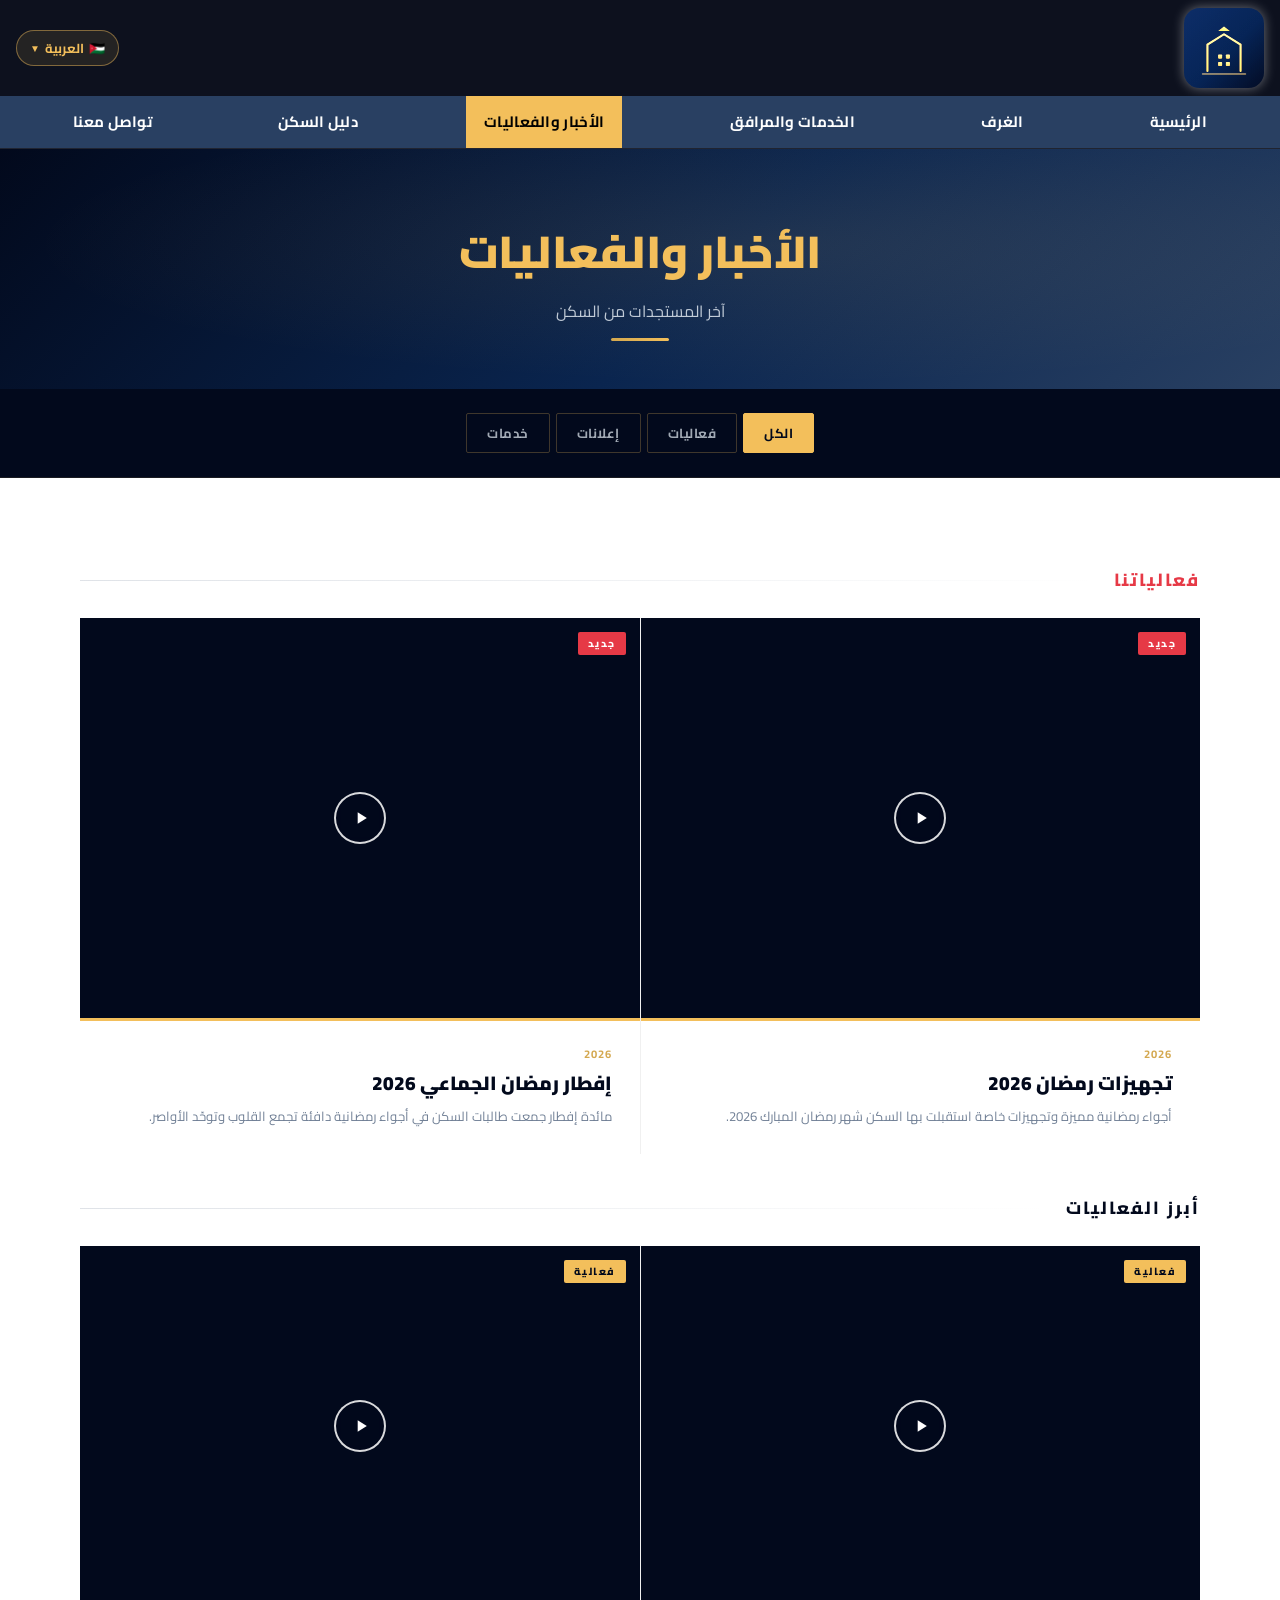
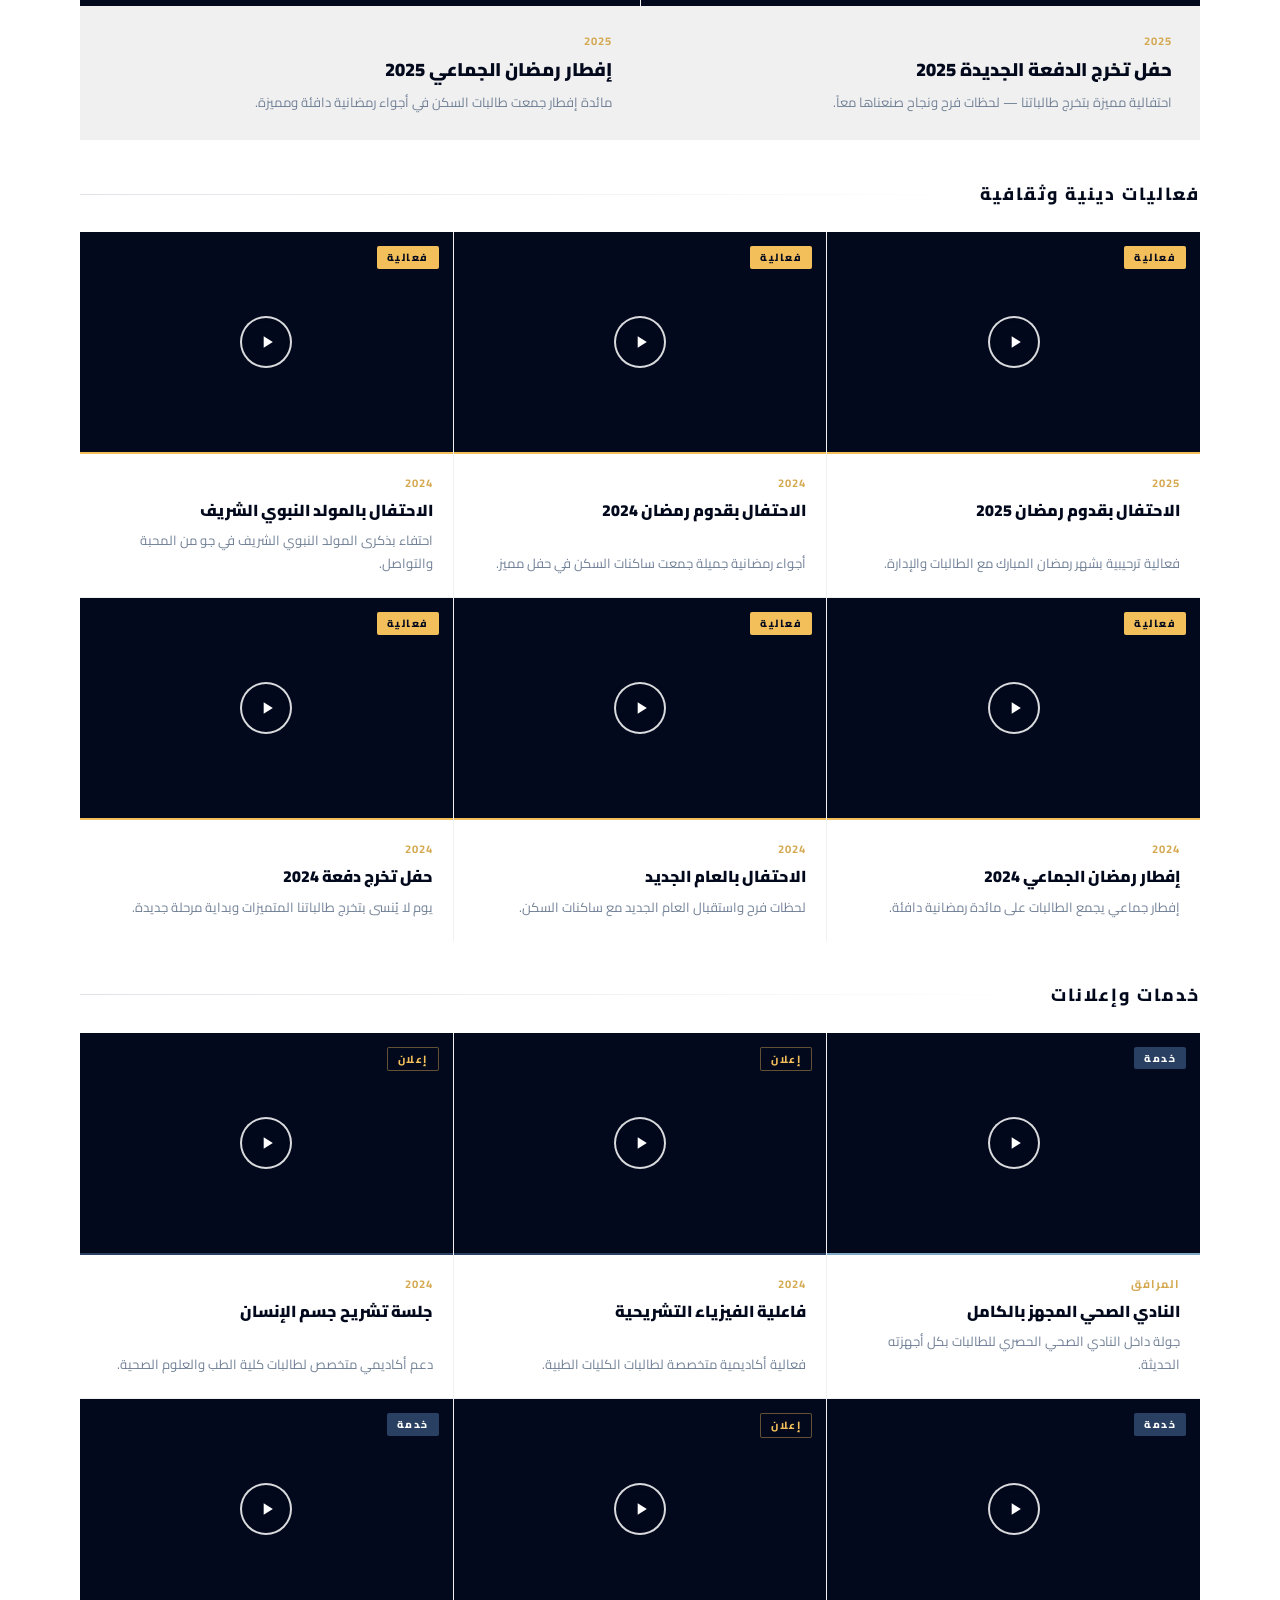
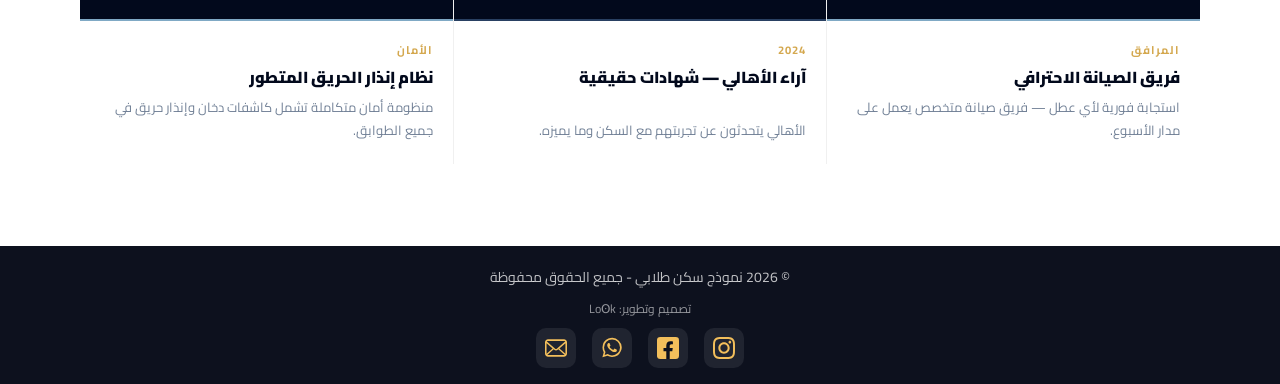
<file: News_Page.html>
<!DOCTYPE html>
<html lang="ar" dir="rtl">

<head>
  <meta charset="UTF-8">
  <meta name="viewport" content="width=device-width, initial-scale=1.0">
  <title>الأخبار والفعاليات — سكن الطالبات</title>
  <meta name="description" content="آخر أخبار وفعاليات سكن الطالبات — عروض ومستجدات قرب الجامعة.">
  <meta name="keywords" content="أخبار السكن, فعاليات, حياة الطالبات, نموذج أولي">
  <meta name="author" content="Student Housing Team">
  <meta name="robots" content="noindex, nofollow">
  <meta property="og:type" content="website">
  <meta property="og:title" content="الأخبار والفعاليات — سكن الطالبات">
  <meta property="og:description" content="آخر أخبار وفعاليات سكن الطالبات — نموذج أولي.">
  <meta property="og:image" content="Photos/Logo.svg">
  <meta name="twitter:card" content="summary_large_image">
  <link rel="stylesheet" href="CSS/Style.css">
  <link rel="icon" href="Photos/Logo.svg" type="image/svg+xml">
  <link rel="preconnect" href="https://fonts.googleapis.com">
  <link href="https://fonts.googleapis.com/css2?family=Cairo:wght@300;400;600;700;900&display=swap" rel="stylesheet">
  <script src="Js/lang-data.js"></script>

  <script>
    (function (d) {
        var s = d.createElement("script");
        s.setAttribute("data-position", 5);
        s.setAttribute("data-color", "#F3BF5B");
        s.setAttribute("data-widget_layout", "full");
        s.setAttribute("data-account", "6AjWs1Mzxq");
        s.setAttribute("src", "https://cdn.userway.org/widget.js");
        (d.body || d.head).appendChild(s);
    })(document);
  </script>
    <style>
    :root {
      --navy: #02091C;
      --navy2: #0a1a35;
      --gold: #F3BF5B;
      --gold2: #d4a84f;
      --blue: #294062;
      --ease: cubic-bezier(.25, .46, .45, .94);
    }

    /* ── Filter bar ── */
    .filter-wrap {
      background: var(--navy);
      padding: 24px 20px;
      position: sticky;
      top: var(--header-h, 120px);
      z-index: 200;
      border-bottom: 1px solid rgba(243, 191, 91, .1);
    }

    .filter-bar {
      display: flex;
      justify-content: center;
      gap: 6px;
      flex-wrap: wrap;
      max-width: 700px;
      margin: 0 auto;
    }

    .filter-btn {
      font-family: 'Cairo', sans-serif;
      font-size: .82rem;
      font-weight: 700;
      padding: 7px 20px;
      border-radius: 2px;
      border: 1px solid rgba(243, 191, 91, .25);
      background: transparent;
      color: rgba(230, 238, 245, .7);
      cursor: pointer;
      transition: all .2s;
      letter-spacing: .5px;
    }

    .filter-btn:hover {
      border-color: var(--gold);
      color: var(--gold);
    }

    .filter-btn.active {
      background: var(--gold);
      color: var(--navy);
      border-color: var(--gold);
    }

    /* ── Events grid ── */
    .events-outer {
      max-width: 1160px;
      margin: 0 auto;
      padding: 48px 20px 80px;
    }

    /* Section title */
    .events-cat-title {
      font-family: 'Cairo', serif;
      font-size: clamp(.9rem, 1.5vw, 1.1rem);
      font-weight: 800;
      color: var(--navy);
      letter-spacing: 2px;
      text-transform: uppercase;
      display: flex;
      align-items: center;
      gap: 14px;
      margin-bottom: 24px;
      margin-top: 40px;
    }

    .events-cat-title::after {
      content: '';
      flex: 1;
      height: 1px;
      background: linear-gradient(to left, transparent, rgba(41, 64, 98, .15));
    }

    .events-cat-title span {
      color: var(--gold2);
    }

    /* Grid */
    .events-grid {
      display: grid;
      grid-template-columns: repeat(3, 1fr);
      gap: 1px;
      background: rgba(0, 0, 0, .06);
      margin-bottom: 2px;
    }

    /* ── EVENT CARD ── */
    .ev-card {
      background: #fff;
      cursor: pointer;
      position: relative;
      overflow: hidden;
      display: flex;
      flex-direction: column;
    }

    .ev-card[data-cat].hidden,
    .ev-feat-card[data-cat].hidden {
      display: none;
    }

    /* Media area — fixed height, crossfade */
    .ev-media {
      position: relative;
      height: 220px;
      overflow: hidden;
      background: var(--navy);
      flex-shrink: 0;
    }

    .ev-media video,
    .ev-media img {
      position: absolute;
      inset: 0;
      width: 100%;
      height: 100%;
      object-fit: cover;
      transition: transform .55s var(--ease);
    }

    .ev-card:hover .ev-media video,
    .ev-card:hover .ev-media img {
      transform: scale(1.06);
    }

    /* Overlay gradient */
    .ev-media::after {
      content: '';
      position: absolute;
      inset: 0;
      background: linear-gradient(to top, rgba(2, 9, 28, .65) 0%, transparent 55%);
      z-index: 1;
      pointer-events: none;
    }

    /* Play button for videos */
    .ev-play {
      position: absolute;
      inset: 0;
      display: flex;
      align-items: center;
      justify-content: center;
      z-index: 3;
    }

    .ev-play-circle {
      width: 52px;
      height: 52px;
      border-radius: 50%;
      border: 2px solid rgba(255, 255, 255, .85);
      background: rgba(2, 9, 28, .55);
      display: flex;
      align-items: center;
      justify-content: center;
      transition: background .2s, transform .2s;
      backdrop-filter: blur(4px);
    }

    .ev-play-circle svg {
      width: 20px;
      height: 20px;
      fill: #fff;
      margin-right: -2px;
    }

    .ev-card:hover .ev-play-circle {
      background: var(--gold);
      transform: scale(1.1);
    }

    .ev-card:hover .ev-play-circle svg {
      fill: var(--navy);
    }

    /* Badge */
    .ev-badge {
      position: absolute;
      top: 14px;
      right: 14px;
      z-index: 4;
      font-family: 'Cairo', sans-serif;
      font-size: .65rem;
      font-weight: 800;
      letter-spacing: 1.5px;
      text-transform: uppercase;
      padding: 3px 10px;
      border-radius: 2px;
    }

    .badge-event {
      background: var(--gold);
      color: var(--navy);
    }

    .badge-ann {
      background: var(--navy);
      color: var(--gold);
      border: 1px solid rgba(243, 191, 91, .4);
    }

    .badge-service {
      background: var(--blue);
      color: #fff;
    }

    /* Card body */
    .ev-body {
      padding: 20px 20px 22px;
      flex: 1;
      display: flex;
      flex-direction: column;
      border-top: 2px solid transparent;
      transition: border-color .2s;
    }

    .ev-card[data-cat="event"] .ev-body {
      border-top-color: var(--gold);
    }

    .ev-card[data-cat="announcement"] .ev-body {
      border-top-color: var(--blue);
    }

    .ev-card[data-cat="service"] .ev-body {
      border-top-color: #80A9C5;
    }

    .ev-year {
      font-family: 'Cairo', sans-serif;
      font-size: .7rem;
      font-weight: 700;
      color: var(--gold2);
      letter-spacing: 1px;
      margin-bottom: 7px;
    }

    .ev-body h3 {
      font-family: 'Cairo', serif;
      font-size: 1rem;
      font-weight: 900;
      color: var(--navy);
      line-height: 1.4;
      margin-bottom: 8px;
      flex: 1;
    }

    .ev-body p {
      font-family: 'Cairo', sans-serif;
      font-size: .82rem;
      color: #718096;
      line-height: 1.75;
    }

    /* ── FEATURED ROW ── */
    .ev-featured {
      display: grid;
      grid-template-columns: 1fr 1fr;
      gap: 1px;
      background: rgba(0, 0, 0, .06);
      margin-bottom: 1px;
    }

    .ev-feat-card {
      position: relative;
      overflow: hidden;
      cursor: pointer;
    }

    .ev-feat-card .ev-media {
      height: 360px;
    }

    .ev-feat-card .ev-body {
      padding: 24px 28px 26px;
    }

    .ev-feat-card .ev-body h3 {
      font-size: 1.15rem;
    }

    /* ── LIGHTBOX (video player) ── */
    .lb {
      display: none;
      position: fixed;
      inset: 0;
      background: rgba(2, 9, 28, .95);
      z-index: 5000;
      align-items: center;
      justify-content: center;
      padding: 20px;
    }

    .lb.open {
      display: flex;
    }

    .lb video {
      max-width: 92vw;
      max-height: 85vh;
      border-radius: 4px;
      outline: none;
    }

    .lb-close {
      position: absolute;
      top: 18px;
      left: 22px;
      background: rgba(243, 191, 91, .15);
      border: 1.5px solid rgba(243, 191, 91, .5);
      color: var(--gold);
      font-size: 1.2rem;
      width: 38px;
      height: 38px;
      border-radius: 50%;
      cursor: pointer;
      display: flex;
      align-items: center;
      justify-content: center;
      transition: background .2s;
    }

    .lb-close:hover {
      background: rgba(243, 191, 91, .35);
    }

    /* Mobile */
    @media(max-width:900px) {
      .events-grid {
        grid-template-columns: 1fr 1fr;
      }

      .ev-featured {
        grid-template-columns: 1fr;
      }
    }

    @media(max-width:550px) {
      .events-grid {
        grid-template-columns: 1fr;
      }

      .ev-feat-card .ev-media {
        height: 240px;
      }
    }

    /* ── LATEST SECTION ── */
    .ev-latest {
      display: grid;
      grid-template-columns: 1fr 1fr;
      gap: 1px;
      background: rgba(0, 0, 0, .06);
      margin-bottom: 1px;
    }

    .ev-latest-card {
      position: relative;
      overflow: hidden;
      cursor: pointer;
      background: #fff;
      display: flex;
      flex-direction: column;
    }

    .ev-latest-card[data-cat].hidden {
      display: none;
    }

    .ev-latest-card .ev-media {
      height: 400px;
    }

    .ev-latest-card .ev-body {
      padding: 24px 28px 26px;
      border-top: 3px solid var(--gold);
    }

    .ev-latest-card .ev-body h3 {
      font-size: 1.2rem;
    }

    .ev-latest-card:hover .ev-media video {
      transform: scale(1.06);
    }

    .ev-latest-card:hover .ev-play-circle {
      background: var(--gold);
      transform: scale(1.1);
    }

    .ev-latest-card:hover .ev-play-circle svg {
      fill: var(--navy);
    }

    /* NEW badge */
    .badge-new {
      background: #e63946;
      color: #fff;
    }

    .events-cat-title.latest-title span {
      color: #e63946;
    }

    @media(max-width:900px) {
      .ev-latest {
        grid-template-columns: 1fr;
      }

      .ev-latest-card .ev-media {
        height: 260px;
      }
    }

    @media(max-width:550px) {
      .ev-latest-card .ev-media {
        height: 220px;
      }
    }
  </style>
</head>

<body>

  <div class="site-header">
    <div class="toolbar" style="display:flex;align-items:center;justify-content:space-between;padding:8px 16px;">
      <a href="index.html"><img src="Photos/Logo.svg" alt="شعار السكن"></a>
      <div class="lang-switcher" id="langSwitcher">
        <button class="lang-btn" id="langBtn" aria-haspopup="listbox" aria-expanded="false"><span
            id="langFlag">🇯🇴</span><span id="langLabel">العربية</span><span class="lang-arrow">▼</span></button>
        <div class="lang-dropdown" role="listbox">
          <div class="lang-option active" data-lang="ar" role="option" tabindex="0"><span class="flag">🇯🇴</span>
            العربية</div>
          <div class="lang-option" data-lang="en" role="option" tabindex="0"><span class="flag">EN</span> English
          </div>
        </div>
      </div>
    </div>
    <nav class="navbar" role="navigation">
      <button class="hamburger" id="hamburger" aria-label="فتح القائمة"
        aria-expanded="false"><span></span><span></span><span></span></button>
      <a href="index.html" data-t="nav_home">الرئيسية</a>
      <a href="Rooms_Page.html" data-t="nav_rooms">الغرف</a>
      <a href="Services_Page.html" data-t="nav_services">الخدمات والمرافق</a>
      <a href="News_Page.html" data-t="nav_news" class="active">الأخبار والفعاليات</a>
      <a href="Guide_Page.html" data-t="nav_guide">دليل السكن</a>
      <a href="Contact_Page.html" data-t="nav_contact">تواصل معنا</a>
    </nav>
  </div>

  <div class="page-hero">
    <h1><span data-t="news_hero_title">الأخبار</span> <span data-t="news_hero_title_span">والفعاليات</span></h1>
    <p data-t="news_hero_sub">آخر المستجدات من السكن</p>
    <div class="gold-line"></div>
  </div>

  <!-- Filter -->
  <div class="filter-wrap">
    <div class="filter-bar">
      <button class="filter-btn active" data-filter="all" data-t="news_filter_all">الكل</button>
      <button class="filter-btn" data-filter="event" data-t="news_filter_event">فعاليات</button>
      <button class="filter-btn" data-filter="announcement" data-t="news_filter_ann">إعلانات</button>
      <button class="filter-btn" data-filter="service" data-t="news_filter_svc">خدمات</button>
    </div>
  </div>

  <main>
    <div class="events-outer">

      <!-- ══ أحدث فعالياتنا ══ -->
      <div class="events-cat-title latest-title" data-t="news_cat_latest">أحدث <span
          data-t="news_cat_latest_span">فعالياتنا</span></div>
      <div class="ev-latest" id="sec-latest">

        <!-- Celebrating Ramadan 2026 -->
        <div class="ev-latest-card" data-cat="event" onclick="openLB('Videos/Events/Celebrating_Ramadan2026.mp4')">
          <div class="ev-media">
            <video src="Videos/Events/Celebrating_Ramadan2026.mp4" muted loop autoplay playsinline
              preload="metadata"></video>
            <div class="ev-play">
              <div class="ev-play-circle"><svg viewBox="0 0 24 24">
                  <path d="M8 5v14l11-7z" />
                </svg></div>
            </div>
            <span class="ev-badge badge-new" data-t="news_badge_new">جديد</span>
          </div>
          <div class="ev-body">
            <div class="ev-year">2026</div>
            <h3 data-t="news_latest1_title">تجهيزات رمضان 2026</h3>
            <p data-t="news_latest1_desc">أجواء رمضانية مميزة وتجهيزات خاصة استقبلت بها السكن شهر رمضان المبارك
              2026.</p>
          </div>
        </div>

        <!-- Ramadan Iftar 2026 -->
        <div class="ev-latest-card" data-cat="event" onclick="openLB('Videos/Events/Ramadan_Iftar2026.mp4')">
          <div class="ev-media">
            <video src="Videos/Events/Ramadan_Iftar2026.mp4" muted loop autoplay playsinline preload="metadata"></video>
            <div class="ev-play">
              <div class="ev-play-circle"><svg viewBox="0 0 24 24">
                  <path d="M8 5v14l11-7z" />
                </svg></div>
            </div>
            <span class="ev-badge badge-new" data-t="news_badge_new">جديد</span>
          </div>
          <div class="ev-body">
            <div class="ev-year">2026</div>
            <h3 data-t="news_latest2_title">إفطار رمضان الجماعي 2026</h3>
            <p data-t="news_latest2_desc">مائدة إفطار جمعت طالبات السكن في أجواء رمضانية دافئة تجمع القلوب وتوحّد
              الأواصر.</p>
          </div>
        </div>

      </div>

      <!-- ══ FEATURED ══ -->
      <div class="events-cat-title" data-t="news_cat_featured">أبرز الفعاليات</div>
      <div class="ev-featured" id="sec-featured">

        <!-- Graduation 2025 -->
        <div class="ev-feat-card" data-cat="event" onclick="openLB('Videos/Events/Graduation_celebration2025.mp4')">
          <div class="ev-media">
            <video src="Videos/Events/Graduation_celebration2025.mp4" muted loop autoplay playsinline
              preload="metadata"></video>
            <div class="ev-play">
              <div class="ev-play-circle"><svg viewBox="0 0 24 24">
                  <path d="M8 5v14l11-7z" />
                </svg></div>
            </div>
            <span class="ev-badge badge-event" data-t="news_badge_event">فعالية</span>
          </div>
          <div class="ev-body">
            <div class="ev-year">2025</div>
            <h3 data-t="news_ev1_title">حفل تخرج الدفعة الجديدة 2025</h3>
            <p data-t="news_ev1_desc">احتفالية مميزة بتخرج طالباتنا — لحظات فرح ونجاح صنعناها معاً.</p>
          </div>
        </div>

        <!-- Ramadan Iftar 2025 -->
        <div class="ev-feat-card" data-cat="event" onclick="openLB('Videos/Events/Ramadan_Iftar2025.mp4')">
          <div class="ev-media">
            <video src="Videos/Events/Ramadan_Iftar2025.mp4" muted loop autoplay playsinline preload="metadata"></video>
            <div class="ev-play">
              <div class="ev-play-circle"><svg viewBox="0 0 24 24">
                  <path d="M8 5v14l11-7z" />
                </svg></div>
            </div>
            <span class="ev-badge badge-event" data-t="news_badge_event">فعالية</span>
          </div>
          <div class="ev-body">
            <div class="ev-year">2025</div>
            <h3 data-t="news_ev2_title">إفطار رمضان الجماعي 2025</h3>
            <p data-t="news_ev2_desc">مائدة إفطار جمعت طالبات السكن في أجواء رمضانية دافئة ومميزة.</p>
          </div>
        </div>

      </div>

      <!-- ══ فعاليات دينية وثقافية ══ -->
      <div class="events-cat-title" data-t="news_cat_events">فعاليات دينية وثقافية</div>
      <div class="events-grid" id="sec-events">

        <!-- Celebrating Ramadan 2025 -->
        <div class="ev-card" data-cat="event" onclick="openLB('Videos/Events/Celebrating_Ramadan2025.mp4')">
          <div class="ev-media">
            <video src="Videos/Events/Celebrating_Ramadan2025.mp4" muted loop autoplay playsinline
              preload="metadata"></video>
            <div class="ev-play">
              <div class="ev-play-circle"><svg viewBox="0 0 24 24">
                  <path d="M8 5v14l11-7z" />
                </svg></div>
            </div>
            <span class="ev-badge badge-event" data-t="news_badge_event">فعالية</span>
          </div>
          <div class="ev-body">
            <div class="ev-year">2025</div>
            <h3 data-t="news_ev3_title">الاحتفال بقدوم رمضان 2025</h3>
            <p data-t="news_ev3_desc">فعالية ترحيبية بشهر رمضان المبارك مع الطالبات والإدارة.</p>
          </div>
        </div>

        <!-- Celebrating Ramadan 2024 -->
        <div class="ev-card" data-cat="event" onclick="openLB('Videos/Events/Celebrating_Ramadan2024.mp4')">
          <div class="ev-media">
            <video src="Videos/Events/Celebrating_Ramadan2024.mp4" muted loop autoplay playsinline
              preload="metadata"></video>
            <div class="ev-play">
              <div class="ev-play-circle"><svg viewBox="0 0 24 24">
                  <path d="M8 5v14l11-7z" />
                </svg></div>
            </div>
            <span class="ev-badge badge-event" data-t="news_badge_event">فعالية</span>
          </div>
          <div class="ev-body">
            <div class="ev-year">2024</div>
            <h3 data-t="news_ev4_title">الاحتفال بقدوم رمضان 2024</h3>
            <p data-t="news_ev4_desc">أجواء رمضانية جميلة جمعت ساكنات السكن في حفل مميز.</p>
          </div>
        </div>

        <!-- Prophet's Birthday -->
        <div class="ev-card" data-cat="event" onclick="openLB('Videos/Events/Celebrating_the_Prophet_s_Birthday.mp4')">
          <div class="ev-media">
            <video src="Videos/Events/Celebrating_the_Prophet's_Birthday.mp4" muted loop autoplay playsinline
              preload="metadata"></video>
            <div class="ev-play">
              <div class="ev-play-circle"><svg viewBox="0 0 24 24">
                  <path d="M8 5v14l11-7z" />
                </svg></div>
            </div>
            <span class="ev-badge badge-event" data-t="news_badge_event">فعالية</span>
          </div>
          <div class="ev-body">
            <div class="ev-year">2024</div>
            <h3 data-t="news_ev5_title">الاحتفال بالمولد النبوي الشريف</h3>
            <p data-t="news_ev5_desc">احتفاء بذكرى المولد النبوي الشريف في جو من المحبة والتواصل.</p>
          </div>
        </div>

        <!-- Ramadan Iftar 2024 -->
        <div class="ev-card" data-cat="event" onclick="openLB('Videos/Events/Ramadan_Iftar2024.mp4')">
          <div class="ev-media">
            <video src="Videos/Events/Ramadan_Iftar2024.mp4" muted loop autoplay playsinline preload="metadata"></video>
            <div class="ev-play">
              <div class="ev-play-circle"><svg viewBox="0 0 24 24">
                  <path d="M8 5v14l11-7z" />
                </svg></div>
            </div>
            <span class="ev-badge badge-event" data-t="news_badge_event">فعالية</span>
          </div>
          <div class="ev-body">
            <div class="ev-year">2024</div>
            <h3 data-t="news_ev6_title">إفطار رمضان الجماعي 2024</h3>
            <p data-t="news_ev6_desc">إفطار جماعي يجمع الطالبات على مائدة رمضانية دافئة.</p>
          </div>
        </div>

        <!-- New Year's -->
        <div class="ev-card" data-cat="event" onclick="openLB('Videos/Events/New_Years_celebration.mp4')">
          <div class="ev-media">
            <video src="Videos/Events/New_Years_celebration.mp4" muted loop autoplay playsinline
              preload="metadata"></video>
            <div class="ev-play">
              <div class="ev-play-circle"><svg viewBox="0 0 24 24">
                  <path d="M8 5v14l11-7z" />
                </svg></div>
            </div>
            <span class="ev-badge badge-event" data-t="news_badge_event">فعالية</span>
          </div>
          <div class="ev-body">
            <div class="ev-year">2024</div>
            <h3 data-t="news_ev7_title">الاحتفال بالعام الجديد</h3>
            <p data-t="news_ev7_desc">لحظات فرح واستقبال العام الجديد مع ساكنات السكن.</p>
          </div>
        </div>

        <!-- Graduation 2024 -->
        <div class="ev-card" data-cat="event" onclick="openLB('Videos/Events/Graduation_celebration2024.mp4')">
          <div class="ev-media">
            <video src="Videos/Events/Graduation_celebration2024.mp4" muted loop autoplay playsinline
              preload="metadata"></video>
            <div class="ev-play">
              <div class="ev-play-circle"><svg viewBox="0 0 24 24">
                  <path d="M8 5v14l11-7z" />
                </svg></div>
            </div>
            <span class="ev-badge badge-event" data-t="news_badge_event">فعالية</span>
          </div>
          <div class="ev-body">
            <div class="ev-year">2024</div>
            <h3 data-t="news_ev8_title">حفل تخرج دفعة 2024</h3>
            <p data-t="news_ev8_desc">يوم لا يُنسى بتخرج طالباتنا المتميزات وبداية مرحلة جديدة.</p>
          </div>
        </div>

      </div>

      <!-- ══ إعلانات وخدمات ══ -->
      <div class="events-cat-title" data-t="news_cat_services">خدمات وإعلانات</div>
      <div class="events-grid" id="sec-services">

        <!-- Gym -->
        <div class="ev-card" data-cat="service" onclick="openLB('Videos/Services/Gym.mp4')">
          <div class="ev-media">
            <video src="Videos/Services/Gym.mp4" muted loop autoplay playsinline preload="metadata"></video>
            <div class="ev-play">
              <div class="ev-play-circle"><svg viewBox="0 0 24 24">
                  <path d="M8 5v14l11-7z" />
                </svg></div>
            </div>
            <span class="ev-badge badge-service" data-t="news_badge_svc">خدمة</span>
          </div>
          <div class="ev-body">
            <div class="ev-year" data-t="news_label_amenities">المرافق</div>
            <h3 data-t="news_sv1_title">النادي الصحي المجهز بالكامل</h3>
            <p data-t="news_sv1_desc">جولة داخل النادي الصحي الحصري للطالبات بكل أجهزته الحديثة.</p>
          </div>
        </div>

        <!-- academic + wellbeing sessions -->
        <div class="ev-card" data-cat="announcement" onclick="openLB('Videos/Events/Wellness_Session.mp4')">
          <div class="ev-media">
            <video src="Videos/Events/Wellness_Session.mp4" muted loop autoplay playsinline
              preload="metadata"></video>
            <div class="ev-play">
              <div class="ev-play-circle"><svg viewBox="0 0 24 24">
                  <path d="M8 5v14l11-7z" />
                </svg></div>
            </div>
            <span class="ev-badge badge-ann" data-t="news_badge_ann">إعلان</span>
          </div>
          <div class="ev-body">
            <div class="ev-year">2024</div>
            <h3 data-t="news_sv2_title">فاعلية الفيزياء التشريحية</h3>
            <p data-t="news_sv2_desc">فعالية أكاديمية متخصصة لطالبات الكليات الطبية.</p>
          </div>
        </div>

        <!-- Human Anatomy -->
        <div class="ev-card" data-cat="announcement" onclick="openLB('Videos/Events/Academic_Workshop.mp4')">
          <div class="ev-media">
            <video src="Videos/Events/Academic_Workshop.mp4" muted loop autoplay playsinline preload="metadata"></video>
            <div class="ev-play">
              <div class="ev-play-circle"><svg viewBox="0 0 24 24">
                  <path d="M8 5v14l11-7z" />
                </svg></div>
            </div>
            <span class="ev-badge badge-ann" data-t="news_badge_ann">إعلان</span>
          </div>
          <div class="ev-body">
            <div class="ev-year">2024</div>
            <h3 data-t="news_sv3_title">جلسة تشريح جسم الإنسان</h3>
            <p data-t="news_sv3_desc">دعم أكاديمي متخصص لطالبات كلية الطب والعلوم الصحية.</p>
          </div>
        </div>

        <!-- Maintenance -->
        <div class="ev-card" data-cat="service" onclick="openLB('Videos/Services/Maintenance.mp4')">
          <div class="ev-media">
            <video src="Videos/Services/Maintenance.mp4" muted loop autoplay playsinline preload="metadata"></video>
            <div class="ev-play">
              <div class="ev-play-circle"><svg viewBox="0 0 24 24">
                  <path d="M8 5v14l11-7z" />
                </svg></div>
            </div>
            <span class="ev-badge badge-service" data-t="news_badge_svc">خدمة</span>
          </div>
          <div class="ev-body">
            <div class="ev-year" data-t="news_label_amenities">المرافق</div>
            <h3 data-t="news_sv4_title">فريق الصيانة الاحترافي</h3>
            <p data-t="news_sv4_desc">استجابة فورية لأي عطل — فريق صيانة متخصص يعمل على مدار الأسبوع.</p>
          </div>
        </div>

        <!-- Parents' opinions -->
        <div class="ev-card" data-cat="announcement" onclick="openLB('Videos/Events/Parents_opinions.mp4')">
          <div class="ev-media">
            <video src="Videos/Events/Parents_opinions.mp4" muted loop autoplay playsinline preload="metadata"></video>
            <div class="ev-play">
              <div class="ev-play-circle"><svg viewBox="0 0 24 24">
                  <path d="M8 5v14l11-7z" />
                </svg></div>
            </div>
            <span class="ev-badge badge-ann" data-t="news_badge_ann">إعلان</span>
          </div>
          <div class="ev-body">
            <div class="ev-year">2024</div>
            <h3 data-t="news_sv5_title">آراء الأهالي — شهادات حقيقية</h3>
            <p data-t="news_sv5_desc">الأهالي يتحدثون عن تجربتهم مع السكن وما يميزه.</p>
          </div>
        </div>

        <!-- Fire alarm -->
        <div class="ev-card" data-cat="service" onclick="openLB('Videos/Services/Fire_alarm.mp4')">
          <div class="ev-media">
            <video src="Videos/Services/Fire_alarm.mp4" muted loop autoplay playsinline preload="metadata"></video>
            <div class="ev-play">
              <div class="ev-play-circle"><svg viewBox="0 0 24 24">
                  <path d="M8 5v14l11-7z" />
                </svg></div>
            </div>
            <span class="ev-badge badge-service" data-t="news_badge_svc">خدمة</span>
          </div>
          <div class="ev-body">
            <div class="ev-year" data-t="news_label_safety">الأمان</div>
            <h3 data-t="news_sv6_title">نظام إنذار الحريق المتطور</h3>
            <p data-t="news_sv6_desc">منظومة أمان متكاملة تشمل كاشفات دخان وإنذار حريق في جميع الطوابق.</p>
          </div>
        </div>

      </div>

    </div>
  </main>

  <!-- Lightbox video player -->
  <div class="lb" id="lb" onclick="closeLB(event)">
    <button class="lb-close" onclick="closeLB()" aria-label="إغلاق">✕</button>
    <video id="lbVid" controls playsinline style="background:#000;"></video>
  </div>

  <!-- ══ FOOTER ══ -->
  <footer class="footer" role="contentinfo">
    <p data-t="footer_text">© 2026 نموذج سكن طلابي - جميع الحقوق محفوظة</p>
    <p data-t="footer_credit" style="font-size:12px; margin-top:4px; opacity:0.75;">Designed &amp; Developed by Loʘk</p>
    <div class="social-icons">
      <a href="https://www.instagram.com/lo0k_404?stkn=MTY5czFrOWpvb3hzcQ==" target="_blank" rel="noopener noreferrer" class="soc-instagram"
        aria-label="إنستغرام">
        <img src="icons/instagram.svg" alt="Instagram"></a>
      <a href="https://www.facebook.com/share/1bdwPXqzQG/" target="_blank" rel="noopener noreferrer" class="soc-facebook"
        aria-label="فيسبوك">
        <img src="icons/facebook.svg" alt="Facebook"></a>
      <a href="https://wa.me/962775444643" target="_blank" rel="noopener noreferrer" class="soc-whatsapp"
        aria-label="واتساب">
        <img src="icons/whatsapp.svg" alt="WhatsApp"></a>
      <a href="mailto:lo0k.404.tech.dev@gmail.com" target="_blank" class="soc-gmail" aria-label="البريد الإلكتروني">
        <img src="icons/email.svg" alt="Email us on Gmail" title="Gmail"></a>
    </div>
  </footer>

  <script>
    /* ── Lightbox ── */
    function openLB(src) {
      var v = document.getElementById('lbVid');
      v.src = src;
      v.muted = false;
      document.getElementById('lb').classList.add('open');
      v.play().catch(function () { });
    }
    function closeLB(e) {
      if (e && e.target !== document.getElementById('lb') && !e.target.classList.contains('lb-close')) return;
      var v = document.getElementById('lbVid');
      v.pause(); v.src = '';
      document.getElementById('lb').classList.remove('open');
    }
    document.addEventListener('keydown', function (e) { if (e.key === 'Escape') closeLB({ target: document.getElementById('lb') }); });

    /* ── Filter ── */
    document.querySelectorAll('.filter-btn').forEach(function (btn) {
      btn.addEventListener('click', function () {
        document.querySelectorAll('.filter-btn').forEach(function (b) { b.classList.remove('active'); });
        btn.classList.add('active');
        var f = btn.getAttribute('data-filter');
        document.querySelectorAll('.ev-card, .ev-feat-card, .ev-latest-card').forEach(function (card) {
          card.classList.toggle('hidden', f !== 'all' && card.getAttribute('data-cat') !== f);
        });
      });
    });
  </script>
  <script>
    (function () { var btn = document.getElementById('hamburger'), nav = document.querySelector('.navbar'); if (!btn || !nav) return; btn.addEventListener('click', function () { var o = nav.classList.toggle('nav-open'); btn.classList.toggle('open', o); btn.setAttribute('aria-expanded', o ? 'true' : 'false'); }); nav.querySelectorAll('a').forEach(function (a) { a.addEventListener('click', function () { nav.classList.remove('nav-open'); btn.classList.remove('open'); btn.setAttribute('aria-expanded', 'false'); }); }); })();
    (function () { function s() { var h = document.querySelector('.site-header'); if (h) document.documentElement.style.setProperty('--header-h', h.offsetHeight + 'px'); } s(); window.addEventListener('resize', s, { passive: true }); })();
  </script>
  <script src="Js/java.js"></script>
</body>

</html>
</file>
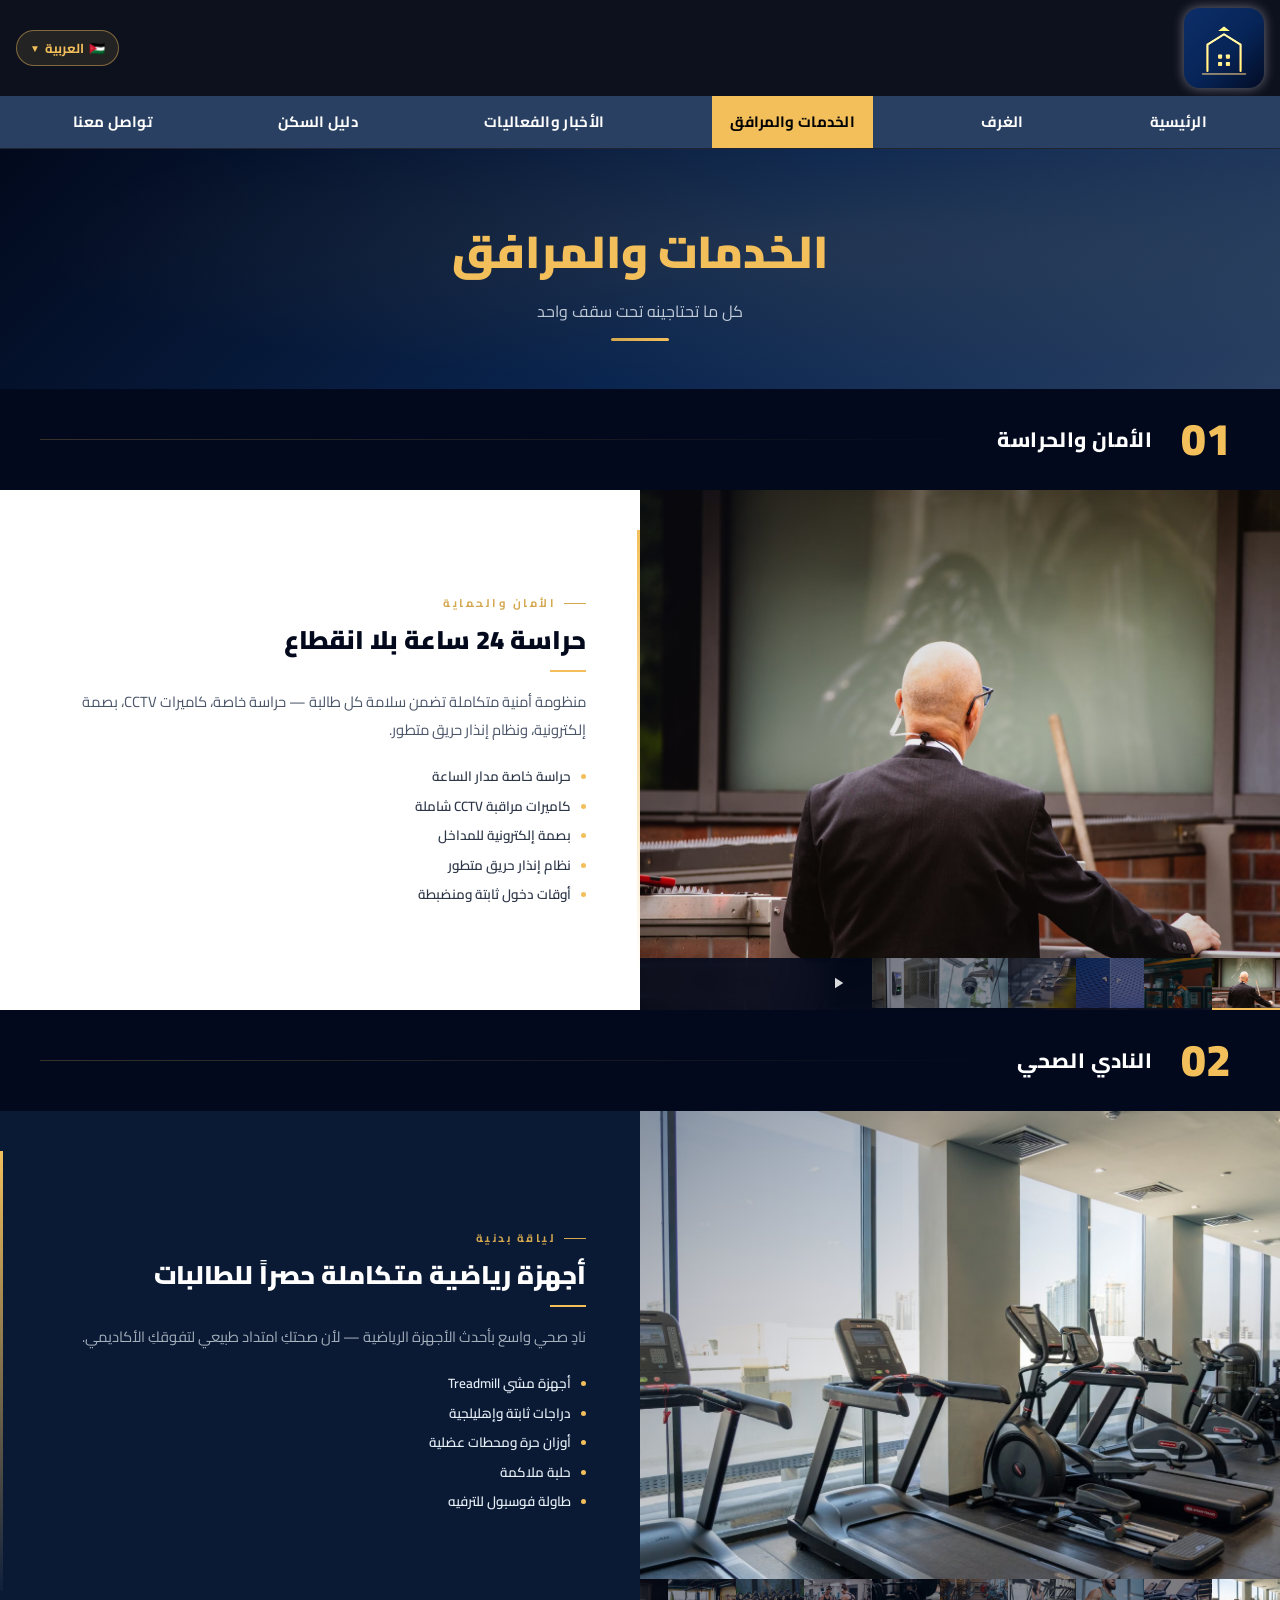
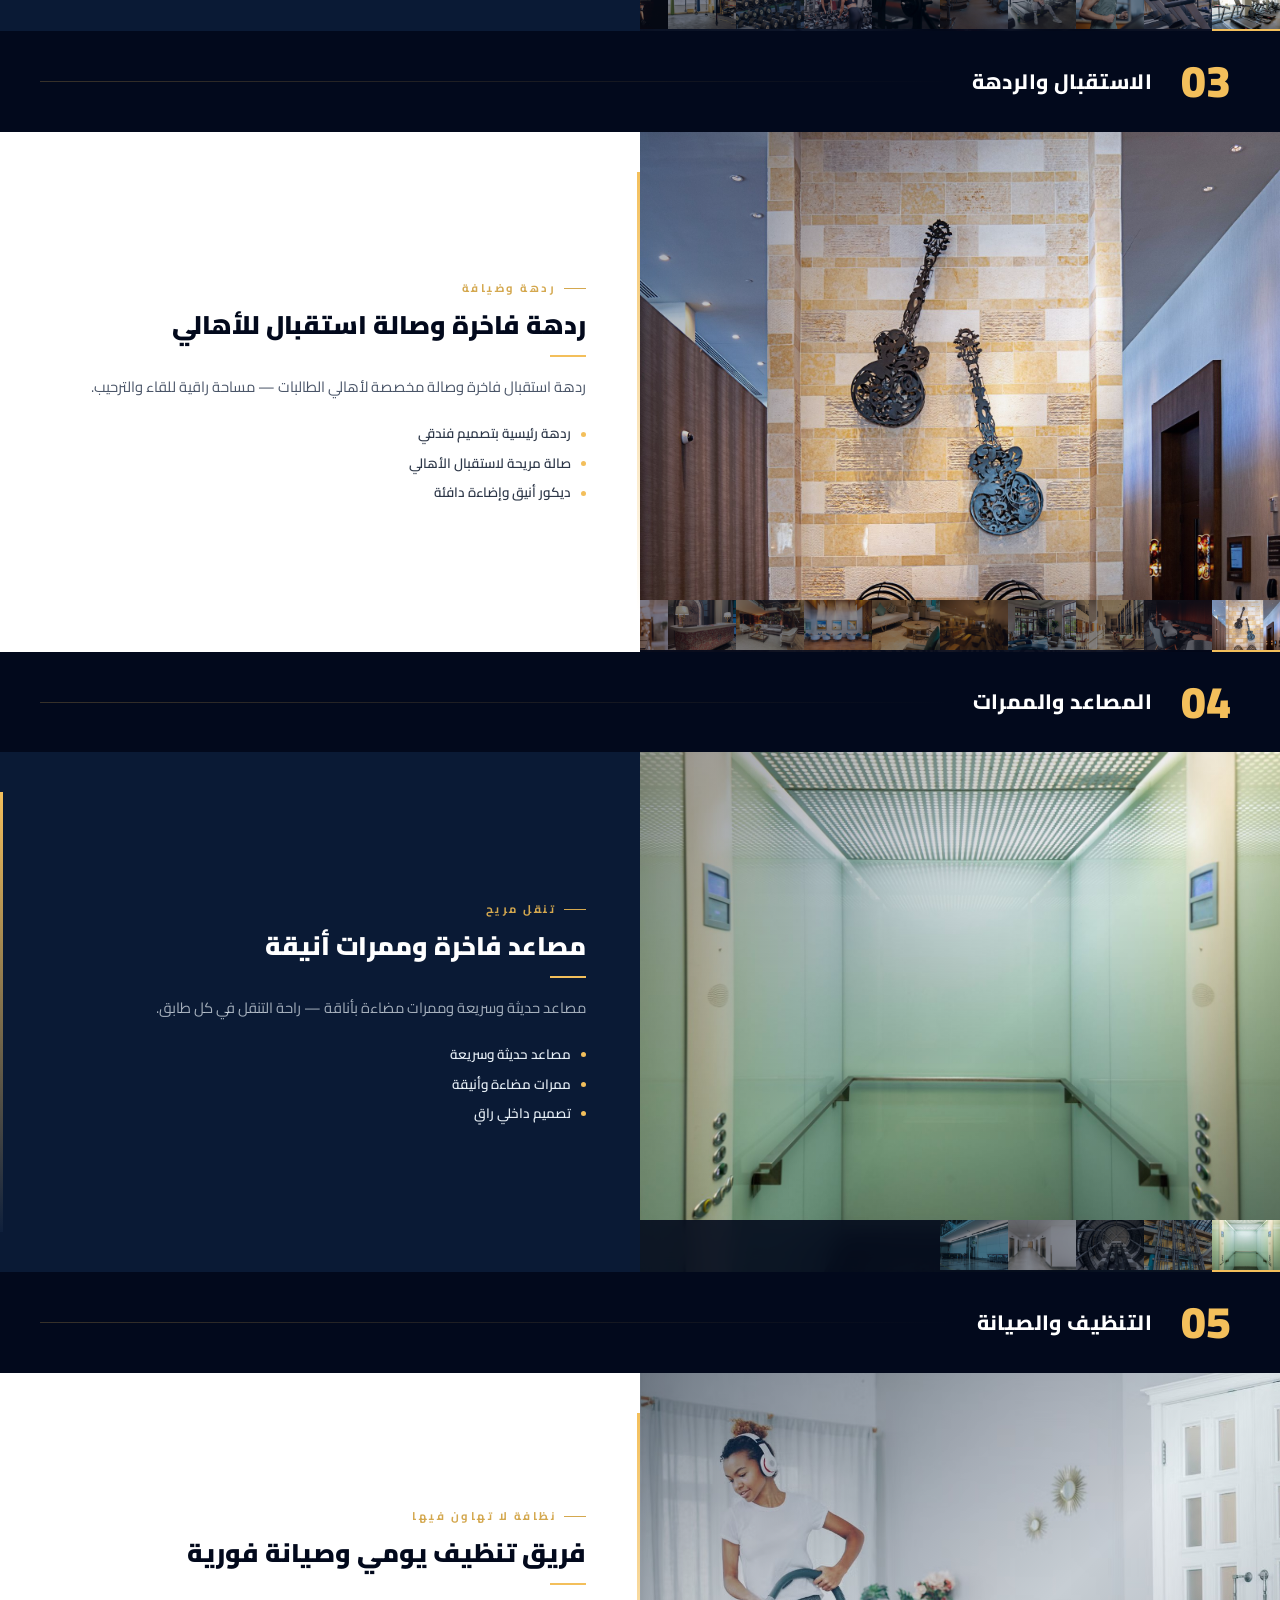
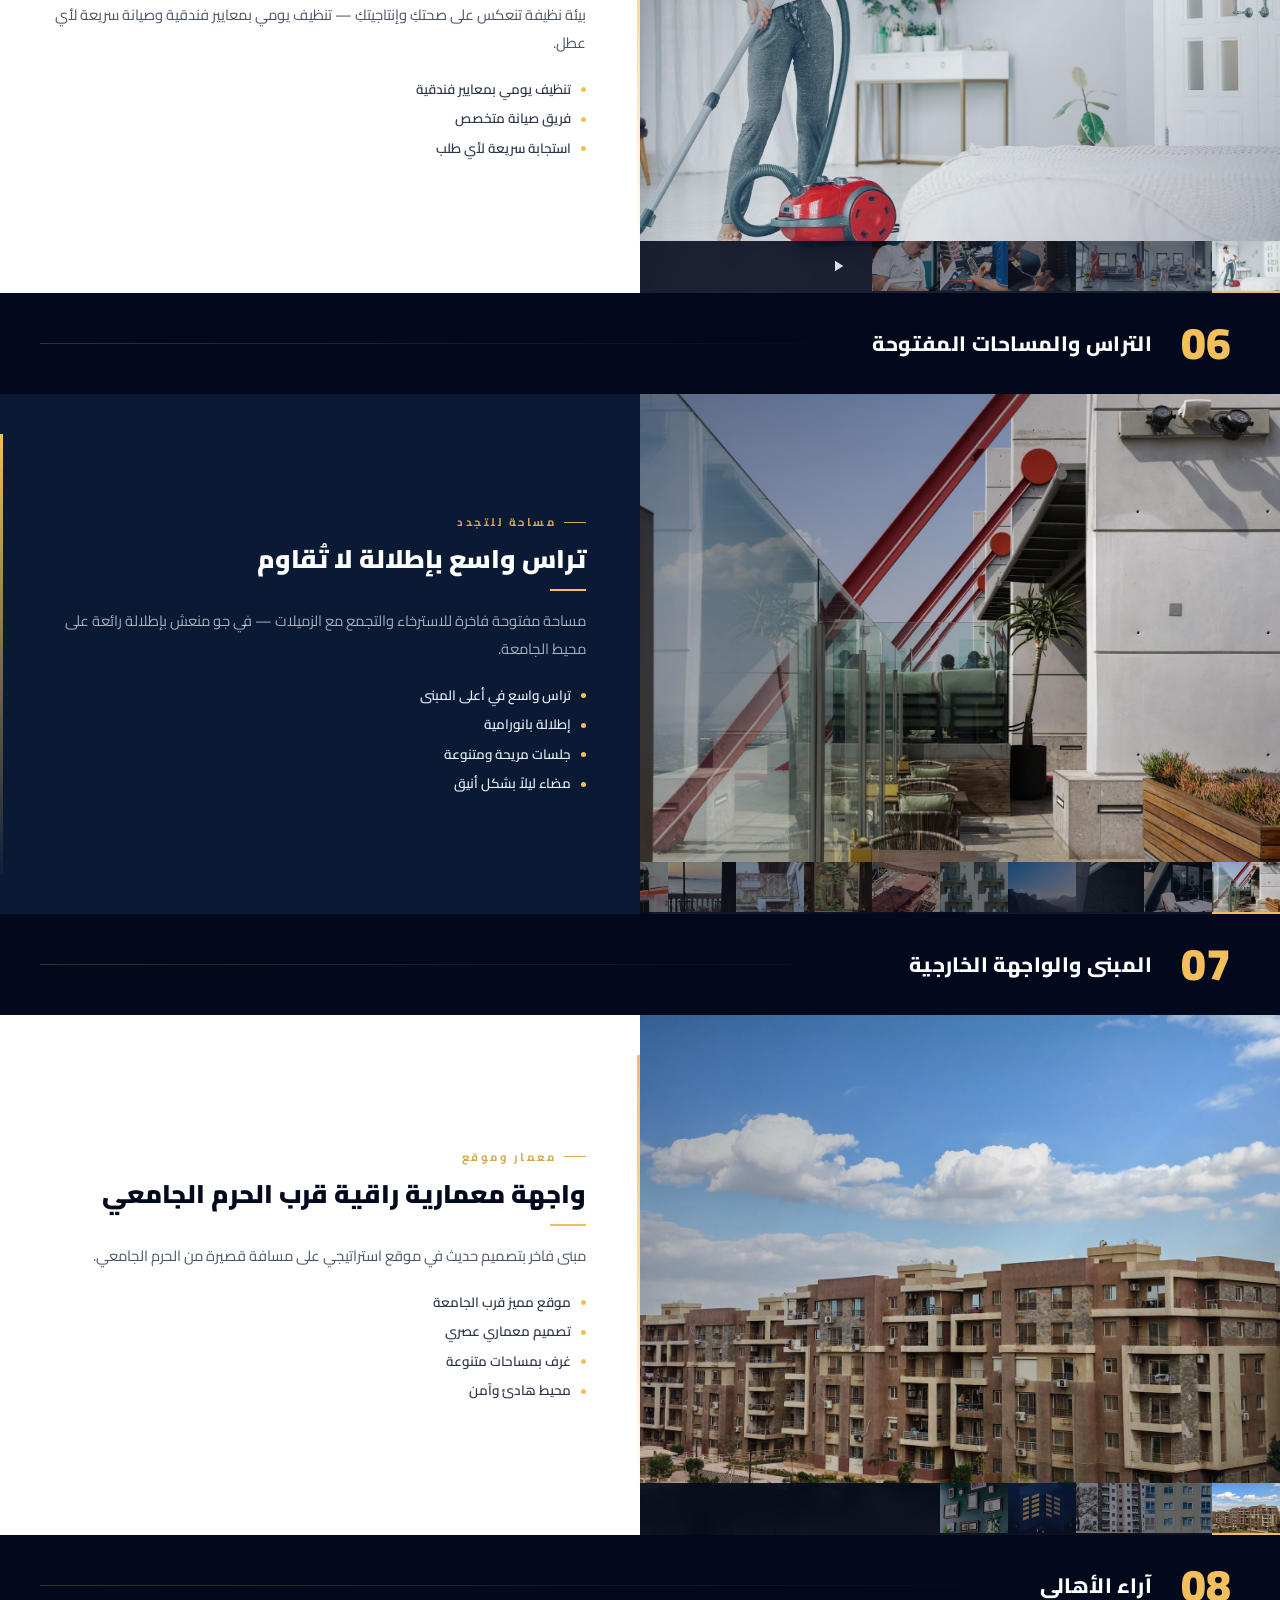
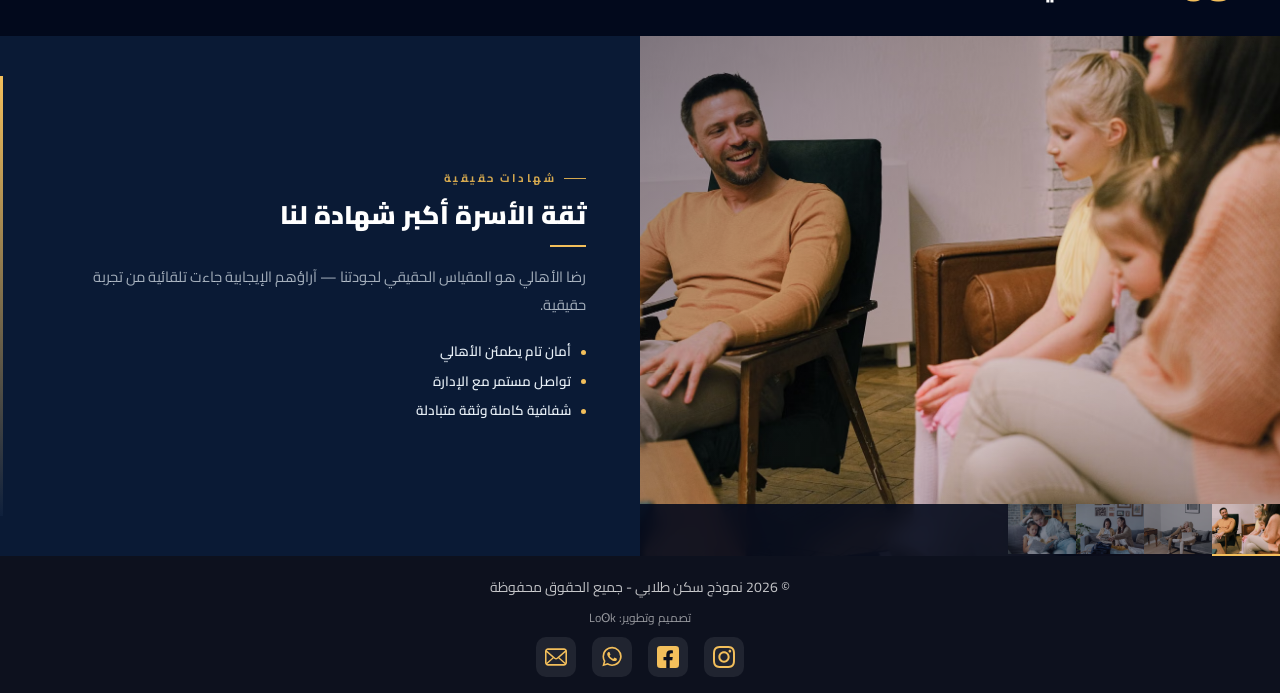
<file: Services_Page.html>
<!DOCTYPE html>
<html lang="ar" dir="rtl">

<head>
  <meta charset="UTF-8">
  <meta name="viewport" content="width=device-width, initial-scale=1.0">
  <title>الخدمات والمرافق — سكن الطالبات</title>
  <meta name="description"
    content="خدمات ومرافق سكن الطالبات — نادي صحي، مصاعد، أمن، تراس، ولوبي فاخر قرب الجامعة.">
  <meta name="keywords" content="خدمات السكن, مرافق, نادي صحي, أمن وحماية, نموذج أولي">
  <meta name="author" content="Student Housing Team">
  <meta name="robots" content="noindex, nofollow">
  <meta property="og:type" content="website">
  <meta property="og:title" content="الخدمات والمرافق — سكن الطالبات">
  <meta property="og:description" content="خدمات ومرافق سكن الطالبات — نموذج أولي.">
  <meta property="og:image" content="Photos/Logo.svg">
  <meta name="twitter:card" content="summary_large_image">
  <link rel="stylesheet" href="CSS/Style.css">
  <link rel="icon" href="Photos/Logo.svg" type="image/svg+xml">
  <link rel="preconnect" href="https://fonts.googleapis.com">
  <link href="https://fonts.googleapis.com/css2?family=Cairo:wght@300;400;600;700;900&display=swap" rel="stylesheet">
  <script src="Js/lang-data.js"></script>

  <script>
    (function (d) {
        var s = d.createElement("script");
        s.setAttribute("data-position", 5);
        s.setAttribute("data-color", "#F3BF5B");
        s.setAttribute("data-widget_layout", "full");
        s.setAttribute("data-account", "6AjWs1Mzxq");
        s.setAttribute("src", "https://cdn.userway.org/widget.js");
        (d.body || d.head).appendChild(s);
    })(document);
  </script>
    <style>
    :root {
      --navy: #02091C;
      --navy2: #0a1a35;
      --gold: #F3BF5B;
      --gold2: #d4a84f;
      --blue: #294062;
      --light: #E6EEF5;
      --ease: cubic-bezier(.25, .46, .45, .94);
    }

    /* Section separator */
    .svc-sep {
      background: var(--navy);
      padding: 28px 40px;
      display: flex;
      align-items: center;
      gap: 20px;
    }

    .svc-sep-num {
      font-family: 'Cairo', serif;
      font-size: 2.8rem;
      font-weight: 900;
      color: #F3BF5B;
      line-height: 1;
      width: 68px;
      text-align: center;
      flex-shrink: 0;
    }

    .svc-sep-title {
      font-family: 'Cairo', serif;
      font-size: clamp(1rem, 1.8vw, 1.3rem);
      font-weight: 800;
      color: #fff;
      letter-spacing: .4px;
    }

    .svc-sep-title span {
      color: var(--gold);
    }

    .svc-sep-line {
      flex: 1;
      height: 1px;
      background: linear-gradient(to left, transparent, rgba(243, 191, 91, .22));
    }

    /* Main block */
    .svc-block {
      display: grid;
      grid-template-columns: 1fr 1fr;
      min-height: 520px;
      overflow: hidden;
    }

    .svc-block.rev {
      direction: ltr;
    }

    .svc-block.rev>* {
      direction: rtl;
    }

    /* ─── MEDIA PANEL ─── */
    .svc-media {
      position: relative;
      background: #000;
      height: 520px;
      overflow: hidden;
    }

    /* All media items stacked, crossfade via opacity */
    .svc-stack {
      position: relative;
      width: 100%;
      height: 100%;
    }

    .svc-item {
      position: absolute;
      inset: 0;
      width: 100%;
      height: 100%;
      object-fit: cover;
      opacity: 0;
      transition: opacity .6s var(--ease);
      pointer-events: none;
    }

    .svc-item.active {
      opacity: 1;
      pointer-events: auto;
    }

    video.svc-item {
      object-fit: cover;
    }

    /* Gradient overlay */
    .svc-media::after {
      content: '';
      position: absolute;
      inset: 0;
      background: linear-gradient(135deg, rgba(2, 9, 28, .4) 0%, transparent 55%, rgba(2, 9, 28, .25) 100%);
      pointer-events: none;
      z-index: 2;
    }

    /* Thumbnail rail */
    .svc-rail {
      position: absolute;
      bottom: 0;
      left: 0;
      right: 0;
      z-index: 5;
      display: flex;
      background: rgba(2, 9, 28, .88);
      backdrop-filter: blur(10px);
      overflow-x: auto;
      scrollbar-width: none;
    }

    .svc-rail::-webkit-scrollbar {
      display: none;
    }

    .svc-thumb {
      flex: 0 0 68px;
      height: 52px;
      cursor: pointer;
      position: relative;
      overflow: hidden;
      border-bottom: 2.5px solid transparent;
      transition: border-color .2s;
      flex-shrink: 0;
    }

    .svc-thumb.active {
      border-bottom-color: var(--gold);
    }

    .svc-thumb img,
    .svc-thumb video {
      width: 100%;
      height: 100%;
      object-fit: cover;
      display: block;
      opacity: .5;
      transition: opacity .2s;
    }

    .svc-thumb:hover img,
    .svc-thumb:hover video,
    .svc-thumb.active img,
    .svc-thumb.active video {
      opacity: 1;
    }

    .play-mark {
      position: absolute;
      inset: 0;
      display: flex;
      align-items: center;
      justify-content: center;
      pointer-events: none;
    }

    .play-mark svg {
      width: 18px;
      height: 18px;
      fill: rgba(255, 255, 255, .85);
    }

    /* ─── INFO PANEL ─── */
    .svc-info {
      background: #fff;
      display: flex;
      flex-direction: column;
      justify-content: center;
      padding: 52px 54px;
      position: relative;
    }

    .svc-info::before {
      content: '';
      position: absolute;
      top: 40px;
      bottom: 40px;
      right: 0;
      width: 3px;
      background: linear-gradient(to bottom, var(--gold), transparent);
    }

    .svc-block.rev .svc-info::before {
      right: auto;
      left: 0;
    }

    .svc-info.dark {
      background: var(--navy2);
    }

    .svc-info.dark::before {
      background: linear-gradient(to bottom, var(--gold), rgba(41, 64, 98, .15));
    }

    .svc-eyebrow {
      display: inline-flex;
      align-items: center;
      gap: 8px;
      font-family: 'Cairo', sans-serif;
      font-size: .7rem;
      font-weight: 700;
      letter-spacing: 2.5px;
      text-transform: uppercase;
      color: var(--gold2);
      margin-bottom: 12px;
    }

    .svc-eyebrow::before {
      content: '';
      display: inline-block;
      width: 22px;
      height: 1px;
      background: var(--gold2);
    }

    .svc-info h2 {
      font-family: 'Cairo', serif;
      font-size: clamp(1.4rem, 2vw, 2rem);
      font-weight: 900;
      color: var(--navy);
      line-height: 1.25;
      margin-bottom: 14px;
    }

    .svc-info.dark h2 {
      color: #fff;
    }

    .svc-info h2 em {
      font-style: normal;
      color: var(--gold2);
    }

    .svc-info.dark h2 em {
      color: var(--gold);
    }

    .svc-divider {
      width: 36px;
      height: 2px;
      background: var(--gold);
      margin-bottom: 16px;
    }

    .svc-info p {
      font-family: 'Cairo', sans-serif;
      font-size: .92rem;
      color: #4a5568;
      line-height: 1.9;
      margin-bottom: 22px;
    }

    .svc-info.dark p {
      color: rgba(230, 238, 245, .7);
    }

    .svc-feats {
      display: flex;
      flex-direction: column;
      gap: 8px;
    }

    .svc-feat {
      display: flex;
      align-items: center;
      gap: 10px;
      font-family: 'Cairo', sans-serif;
      font-size: .84rem;
      font-weight: 600;
      color: #2d3748;
    }

    .svc-info.dark .svc-feat {
      color: var(--light);
    }

    .svc-feat::before {
      content: '';
      width: 5px;
      height: 5px;
      border-radius: 50%;
      background: var(--gold);
      flex-shrink: 0;
    }

    /* Mobile */
    @media(max-width:900px) {

      .svc-block,
      .svc-block.rev {
        grid-template-columns: 1fr;
        direction: rtl;
      }

      .svc-media {
        height: 280px;
      }

      .svc-info {
        padding: 30px 22px;
      }

      .svc-info::before,
      .svc-block.rev .svc-info::before {
        top: 0;
        bottom: auto;
        right: 0;
        left: 0;
        width: 100%;
        height: 3px;
      }

      .svc-block.rev .svc-media {
        order: -1;
      }
    }

    @media(max-width:480px) {
      .svc-media {
        height: 220px;
      }

      .svc-thumb {
        flex: 0 0 58px;
        height: 46px;
      }
    }
  </style>
</head>

<body>

  <div class="site-header">
    <div class="toolbar" style="display:flex;align-items:center;justify-content:space-between;padding:8px 16px;">
      <a href="index.html"><img src="Photos/Logo.svg" alt="شعار السكن"></a>
      <div class="lang-switcher" id="langSwitcher">
        <button class="lang-btn" id="langBtn" aria-haspopup="listbox" aria-expanded="false"><span
            id="langFlag">🇯🇴</span><span id="langLabel">العربية</span><span class="lang-arrow">▼</span></button>
        <div class="lang-dropdown" role="listbox">
          <div class="lang-option active" data-lang="ar" role="option" tabindex="0"><span class="flag">🇯🇴</span>
            العربية</div>
          <div class="lang-option" data-lang="en" role="option" tabindex="0"><span class="flag">EN</span> English</div>
        </div>
      </div>
    </div>
    <nav class="navbar" role="navigation">
      <button class="hamburger" id="hamburger" aria-label="فتح القائمة"
        aria-expanded="false"><span></span><span></span><span></span></button>
      <a href="index.html" data-t="nav_home">الرئيسية</a>
      <a href="Rooms_Page.html" data-t="nav_rooms">الغرف</a>
      <a href="Services_Page.html" data-t="nav_services" class="active">الخدمات والمرافق</a>
      <a href="News_Page.html" data-t="nav_news">الأخبار والفعاليات</a>
      <a href="Guide_Page.html" data-t="nav_guide">دليل السكن</a>
      <a href="Contact_Page.html" data-t="nav_contact">تواصل معنا</a>
    </nav>
  </div>

  <div class="page-hero">
    <h1><span data-t="svc_hero_title">الخدمات</span> <span data-t="svc_hero_title_span">والمرافق</span></h1>
    <p data-t="svc_hero_sub">كل ما تحتاجينه تحت سقف واحد</p>
    <div class="gold-line"></div>
  </div>

  <main>

    <!-- 01 الأمان -->
    <div class="svc-sep">
      <div class="svc-sep-num">01</div>
      <div class="svc-sep-title" data-t="svc_sep1_title">الأمان والحراسة</div>
      <div class="svc-sep-line"></div>
    </div>
    <div class="svc-block" id="b-sec">
      <div class="svc-media">
        <div class="svc-stack">
          <img class="svc-item active" src="Photos/Security/Security_Guard_1.jpg" alt="">
          <img class="svc-item" src="Photos/Security/Security_Guard_2.jpeg" alt="">
          <img class="svc-item" src="Photos/Security/Security_Department_1.jpg" alt="">
          <img class="svc-item" src="Photos/Security/Security_Department_2.jpg" alt="">
          <img class="svc-item" src="Photos/Security/CCTV.jpg" alt="">
          <img class="svc-item" src="Photos/Security/Fingerprint.jpg" alt="">
          <video class="svc-item" src="Videos/Services/Fire_alarm.mp4" muted loop playsinline preload="none"></video>
        </div>
        <div class="svc-rail">
          <div class="svc-thumb active" onclick="pick('b-sec',0,this)"><img src="Photos/Security/Security_Guard_1.jpg"
              alt=""></div>
          <div class="svc-thumb" onclick="pick('b-sec',1,this)"><img src="Photos/Security/Security_Guard_2.jpeg" alt="">
          </div>
          <div class="svc-thumb" onclick="pick('b-sec',2,this)"><img src="Photos/Security/Security_Department_1.jpg"
              alt=""></div>
          <div class="svc-thumb" onclick="pick('b-sec',3,this)"><img src="Photos/Security/Security_Department_2.jpg"
              alt=""></div>
          <div class="svc-thumb" onclick="pick('b-sec',4,this)"><img src="Photos/Security/CCTV.jpg" alt=""></div>
          <div class="svc-thumb" onclick="pick('b-sec',5,this)"><img src="Photos/Security/Fingerprint.jpg" alt=""></div>
          <div class="svc-thumb" onclick="pick('b-sec',6,this)"><video src="Videos/Services/Fire_alarm.mp4" muted
              preload="none"></video>
            <div class="play-mark"><svg viewBox="0 0 24 24">
                <path d="M8 5v14l11-7z" />
              </svg></div>
          </div>
        </div>
      </div>
      <div class="svc-info">
        <div class="svc-eyebrow" data-t="svc_eyebrow_security">الأمان والحماية</div>
        <h2 data-t="svc_h2_security">حراسة 24 ساعة بلا انقطاع</h2>
        <div class="svc-divider"></div>
        <p data-t="svc_p_security">منظومة أمنية متكاملة تضمن سلامة كل طالبة — حراسة خاصة، كاميرات CCTV، بصمة إلكترونية،
          ونظام إنذار حريق متطور.</p>
        <div class="svc-feats">
          <div class="svc-feat" data-t="svc_f_sec1">حراسة خاصة مدار الساعة</div>
          <div class="svc-feat" data-t="svc_f_sec2">كاميرات مراقبة CCTV شاملة</div>
          <div class="svc-feat" data-t="svc_f_sec3">بصمة إلكترونية للمداخل</div>
          <div class="svc-feat" data-t="svc_f_sec4">نظام إنذار حريق متطور</div>
          <div class="svc-feat" data-t="svc_f_sec5">أوقات دخول ثابتة ومنضبطة</div>
        </div>
      </div>
    </div>

    <!-- 02 النادي الصحي -->
    <div class="svc-sep">
      <div class="svc-sep-num">02</div>
      <div class="svc-sep-title" data-t="svc_sep2_title">النادي الصحي</div>
      <div class="svc-sep-line"></div>
    </div>
    <div class="svc-block rev" id="b-gym">
      <div class="svc-info dark">
        <div class="svc-eyebrow" data-t="svc_eyebrow_gym">لياقة بدنية</div>
        <h2 data-t="svc_h2_gym">أجهزة رياضية متكاملة حصراً للطالبات</h2>
        <div class="svc-divider"></div>
        <p data-t="svc_p_gym">نادٍ صحي واسع بأحدث الأجهزة الرياضية — لأن صحتكِ امتداد طبيعي لتفوقكِ الأكاديمي.</p>
        <div class="svc-feats">
          <div class="svc-feat" data-t="svc_f_gym1">أجهزة مشي Treadmill</div>
          <div class="svc-feat" data-t="svc_f_gym2">دراجات ثابتة وإهليلجية</div>
          <div class="svc-feat" data-t="svc_f_gym3">أوزان حرة ومحطات عضلية</div>
          <div class="svc-feat" data-t="svc_f_gym4">حلبة ملاكمة</div>
          <div class="svc-feat" data-t="svc_f_gym5">طاولة فوسبول للترفيه</div>
        </div>
      </div>
      <div class="svc-media">
        <div class="svc-stack">
          <img class="svc-item active" src="Photos/Gym/Fully_Equipped_Gym.jpeg" alt="">
          <img class="svc-item" src="Photos/Gym/Treadmills_1.jpeg" alt="">
          <img class="svc-item" src="Photos/Gym/Treadmills_2.jpeg" alt="">
          <img class="svc-item" src="Photos/Gym/Stationary_Bikes.jpeg" alt="">
          <img class="svc-item" src="Photos/Gym/Elliptical_Machines.jpeg" alt="">
          <img class="svc-item" src="Photos/Gym/Dumbbells_1.jpeg" alt="">
          <img class="svc-item" src="Photos/Gym/Dumbbells_2.jpeg" alt="">
          <img class="svc-item" src="Photos/Gym/Weight_Machines.jpeg" alt="">
          <img class="svc-item" src="Photos/Gym/Boxing_1.jpeg" alt="">
          <img class="svc-item" src="Photos/Gym/Boxing_2.jpeg" alt="">
          <img class="svc-item" src="Photos/Gym/Boxing_3.jpeg" alt="">
          <img class="svc-item" src="Photos/Gym/Foosball_Table.jpeg" alt="">
          <video class="svc-item" src="Videos/Services/Gym.mp4" muted loop playsinline preload="none"></video>
        </div>
        <div class="svc-rail">
          <div class="svc-thumb active" onclick="pick('b-gym',0,this)"><img src="Photos/Gym/Fully_Equipped_Gym.jpeg"
              alt=""></div>
          <div class="svc-thumb" onclick="pick('b-gym',1,this)"><img src="Photos/Gym/Treadmills_1.jpeg" alt=""></div>
          <div class="svc-thumb" onclick="pick('b-gym',2,this)"><img src="Photos/Gym/Treadmills_2.jpeg" alt=""></div>
          <div class="svc-thumb" onclick="pick('b-gym',3,this)"><img src="Photos/Gym/Stationary_Bikes.jpeg" alt="">
          </div>
          <div class="svc-thumb" onclick="pick('b-gym',4,this)"><img src="Photos/Gym/Elliptical_Machines.jpeg" alt="">
          </div>
          <div class="svc-thumb" onclick="pick('b-gym',5,this)"><img src="Photos/Gym/Dumbbells_1.jpeg" alt=""></div>
          <div class="svc-thumb" onclick="pick('b-gym',6,this)"><img src="Photos/Gym/Dumbbells_2.jpeg" alt=""></div>
          <div class="svc-thumb" onclick="pick('b-gym',7,this)"><img src="Photos/Gym/Weight_Machines.jpeg" alt=""></div>
          <div class="svc-thumb" onclick="pick('b-gym',8,this)"><img src="Photos/Gym/Boxing_1.jpeg" alt=""></div>
          <div class="svc-thumb" onclick="pick('b-gym',9,this)"><img src="Photos/Gym/Boxing_2.jpeg" alt=""></div>
          <div class="svc-thumb" onclick="pick('b-gym',10,this)"><img src="Photos/Gym/Boxing_3.jpeg" alt=""></div>
          <div class="svc-thumb" onclick="pick('b-gym',11,this)"><img src="Photos/Gym/Foosball_Table.jpeg" alt=""></div>
          <div class="svc-thumb" onclick="pick('b-gym',12,this)"><video src="Videos/Services/Gym.mp4" muted
              preload="none"></video>
            <div class="play-mark"><svg viewBox="0 0 24 24">
                <path d="M8 5v14l11-7z" />
              </svg></div>
          </div>
        </div>
      </div>
    </div>

    <!-- 03 الاستقبال -->
    <div class="svc-sep">
      <div class="svc-sep-num">03</div>
      <div class="svc-sep-title" data-t="svc_sep3_title">الاستقبال والردهة</div>
      <div class="svc-sep-line"></div>
    </div>
    <div class="svc-block" id="b-lob">
      <div class="svc-media">
        <div class="svc-stack">
          <img class="svc-item active" src="Photos/Housing/Lobby_1.jpeg" alt="">
          <img class="svc-item" src="Photos/Housing/Lobby_2.jpeg" alt="">
          <img class="svc-item" src="Photos/Housing/Lobby_3.jpeg" alt="">
          <img class="svc-item" src="Photos/Housing/Lobby_4.jpeg" alt="">
          <img class="svc-item" src="Photos/Housing/Lobby_5.jpeg" alt="">
          <img class="svc-item" src="Photos/Housing/Lobby_6.jpeg" alt="">
          <img class="svc-item" src="Photos/Housing/Lobby_7.jpeg" alt="">
          <img class="svc-item" src="Photos/Housing/Lobby_8.jpeg" alt="">
          <img class="svc-item" src="Photos/Housing/Reception_1.jpg" alt="">
          <img class="svc-item" src="Photos/Housing/Reception_2.jpg" alt="">
          <img class="svc-item" src="Photos/Housing/Reception_3.jpg" alt="">
          <img class="svc-item" src="Photos/Housing/Reception_4.jpeg" alt="">
        </div>
        <div class="svc-rail">
          <div class="svc-thumb active" onclick="pick('b-lob',0,this)"><img src="Photos/Housing/Lobby_1.jpeg" alt="">
          </div>
          <div class="svc-thumb" onclick="pick('b-lob',1,this)"><img src="Photos/Housing/Lobby_2.jpeg" alt=""></div>
          <div class="svc-thumb" onclick="pick('b-lob',2,this)"><img src="Photos/Housing/Lobby_3.jpeg" alt=""></div>
          <div class="svc-thumb" onclick="pick('b-lob',3,this)"><img src="Photos/Housing/Lobby_4.jpeg" alt=""></div>
          <div class="svc-thumb" onclick="pick('b-lob',4,this)"><img src="Photos/Housing/Lobby_5.jpeg" alt=""></div>
          <div class="svc-thumb" onclick="pick('b-lob',5,this)"><img src="Photos/Housing/Lobby_6.jpeg" alt=""></div>
          <div class="svc-thumb" onclick="pick('b-lob',6,this)"><img src="Photos/Housing/Lobby_7.jpeg" alt=""></div>
          <div class="svc-thumb" onclick="pick('b-lob',7,this)"><img src="Photos/Housing/Lobby_8.jpeg" alt=""></div>
          <div class="svc-thumb" onclick="pick('b-lob',8,this)"><img src="Photos/Housing/Reception_1.jpg" alt=""></div>
          <div class="svc-thumb" onclick="pick('b-lob',9,this)"><img src="Photos/Housing/Reception_2.jpg" alt=""></div>
          <div class="svc-thumb" onclick="pick('b-lob',10,this)"><img src="Photos/Housing/Reception_3.jpg" alt=""></div>
          <div class="svc-thumb" onclick="pick('b-lob',11,this)"><img src="Photos/Housing/Reception_4.jpeg" alt="">
          </div>
        </div>
      </div>
      <div class="svc-info">
        <div class="svc-eyebrow" data-t="svc_eyebrow_lobby">ردهة وضيافة</div>
        <h2 data-t="svc_h2_lobby">ردهة فاخرة وصالة استقبال للأهالي</h2>
        <div class="svc-divider"></div>
        <p data-t="svc_p_lobby">ردهة استقبال فاخرة وصالة مخصصة لأهالي الطالبات — مساحة راقية للقاء والترحيب.</p>
        <div class="svc-feats">
          <div class="svc-feat" data-t="svc_f_lob1">ردهة رئيسية بتصميم فندقي</div>
          <div class="svc-feat" data-t="svc_f_lob2">صالة مريحة لاستقبال الأهالي</div>
          <div class="svc-feat" data-t="svc_f_lob3">ديكور أنيق وإضاءة دافئة</div>
        </div>
      </div>
    </div>

    <!-- 04 المصاعد -->
    <div class="svc-sep">
      <div class="svc-sep-num">04</div>
      <div class="svc-sep-title" data-t="svc_sep4_title">المصاعد والممرات</div>
      <div class="svc-sep-line"></div>
    </div>
    <div class="svc-block rev" id="b-elv">
      <div class="svc-info dark">
        <div class="svc-eyebrow" data-t="svc_eyebrow_elv">تنقل مريح</div>
        <h2 data-t="svc_h2_elv">مصاعد فاخرة وممرات أنيقة</h2>
        <div class="svc-divider"></div>
        <p data-t="svc_p_elv">مصاعد حديثة وسريعة وممرات مضاءة بأناقة — راحة التنقل في كل طابق.</p>
        <div class="svc-feats">
          <div class="svc-feat" data-t="svc_f_elv1">مصاعد حديثة وسريعة</div>
          <div class="svc-feat" data-t="svc_f_elv2">ممرات مضاءة وأنيقة</div>
          <div class="svc-feat" data-t="svc_f_elv3">تصميم داخلي راقٍ</div>
        </div>
      </div>
      <div class="svc-media">
        <div class="svc-stack">
          <img class="svc-item active" src="Photos/Housing/Elevator_1.jpeg" alt="">
          <img class="svc-item" src="Photos/Housing/Elevator_2.jpeg" alt="">
          <img class="svc-item" src="Photos/Housing/Elevator_3.jpeg" alt="">
          <img class="svc-item" src="Photos/Housing/Elevator_4.jpeg" alt="">
          <img class="svc-item" src="Photos/Housing/Hallway.jpg" alt="">
        </div>
        <div class="svc-rail">
          <div class="svc-thumb active" onclick="pick('b-elv',0,this)"><img src="Photos/Housing/Elevator_1.jpeg" alt="">
          </div>
          <div class="svc-thumb" onclick="pick('b-elv',1,this)"><img src="Photos/Housing/Elevator_2.jpeg" alt=""></div>
          <div class="svc-thumb" onclick="pick('b-elv',2,this)"><img src="Photos/Housing/Elevator_3.jpeg" alt=""></div>
          <div class="svc-thumb" onclick="pick('b-elv',3,this)"><img src="Photos/Housing/Elevator_4.jpeg" alt=""></div>
          <div class="svc-thumb" onclick="pick('b-elv',4,this)"><img src="Photos/Housing/Hallway.jpg" alt=""></div>
        </div>
      </div>
    </div>

    <!-- 05 التنظيف والصيانة -->
    <div class="svc-sep">
      <div class="svc-sep-num">05</div>
      <div class="svc-sep-title" data-t="svc_sep5_title">التنظيف والصيانة</div>
      <div class="svc-sep-line"></div>
    </div>
    <div class="svc-block" id="b-mnt">
      <div class="svc-media">
        <div class="svc-stack">
          <img class="svc-item active" src="Photos/Housekeeping/Housekeeping_1.jpeg" alt="">
          <img class="svc-item" src="Photos/Housekeeping/Housekeeping_2.jpeg" alt="">
          <img class="svc-item" src="Photos/Housekeeping/Housekeeping_3.jpeg" alt="">
          <img class="svc-item" src="Photos/Maintenance/Maintenance_1.jpg" alt="">
          <img class="svc-item" src="Photos/Maintenance/Maintenance_2.jpg" alt="">
          <img class="svc-item" src="Photos/Maintenance/Maintenance_3.jpg" alt="">
          <video class="svc-item" src="Videos/Services/Maintenance.mp4" muted loop playsinline preload="none"></video>
        </div>
        <div class="svc-rail">
          <div class="svc-thumb active" onclick="pick('b-mnt',0,this)"><img
              src="Photos/Housekeeping/Housekeeping_1.jpeg" alt=""></div>
          <div class="svc-thumb" onclick="pick('b-mnt',1,this)"><img src="Photos/Housekeeping/Housekeeping_2.jpeg"
              alt=""></div>
          <div class="svc-thumb" onclick="pick('b-mnt',2,this)"><img src="Photos/Housekeeping/Housekeeping_3.jpeg"
              alt=""></div>
          <div class="svc-thumb" onclick="pick('b-mnt',3,this)"><img src="Photos/Maintenance/Maintenance_1.jpg" alt="">
          </div>
          <div class="svc-thumb" onclick="pick('b-mnt',4,this)"><img src="Photos/Maintenance/Maintenance_2.jpg" alt="">
          </div>
          <div class="svc-thumb" onclick="pick('b-mnt',5,this)"><img src="Photos/Maintenance/Maintenance_3.jpg" alt="">
          </div>
          <div class="svc-thumb" onclick="pick('b-mnt',6,this)"><video src="Videos/Services/Maintenance.mp4" muted
              preload="none"></video>
            <div class="play-mark"><svg viewBox="0 0 24 24">
                <path d="M8 5v14l11-7z" />
              </svg></div>
          </div>
        </div>
      </div>
      <div class="svc-info">
        <div class="svc-eyebrow" data-t="svc_eyebrow_maint">نظافة لا تهاون فيها</div>
        <h2 data-t="svc_h2_maint">فريق تنظيف يومي وصيانة فورية</h2>
        <div class="svc-divider"></div>
        <p data-t="svc_p_maint">بيئة نظيفة تنعكس على صحتكِ وإنتاجيتكِ — تنظيف يومي بمعايير فندقية وصيانة سريعة لأي عطل.
        </p>
        <div class="svc-feats">
          <div class="svc-feat" data-t="svc_f_mnt1">تنظيف يومي بمعايير فندقية</div>
          <div class="svc-feat" data-t="svc_f_mnt2">فريق صيانة متخصص</div>
          <div class="svc-feat" data-t="svc_f_mnt3">استجابة سريعة لأي طلب</div>
        </div>
      </div>
    </div>

    <!-- 06 التراس -->
    <div class="svc-sep">
      <div class="svc-sep-num">06</div>
      <div class="svc-sep-title" data-t="svc_sep6_title">التراس والمساحات المفتوحة</div>
      <div class="svc-sep-line"></div>
    </div>
    <div class="svc-block rev" id="b-ter">
      <div class="svc-info dark">
        <div class="svc-eyebrow" data-t="svc_eyebrow_terrace">مساحة للتجدد</div>
        <h2 data-t="svc_h2_terrace">تراس واسع بإطلالة لا تُقاوم</h2>
        <div class="svc-divider"></div>
        <p data-t="svc_p_terrace">مساحة مفتوحة فاخرة للاسترخاء والتجمع مع الزميلات — في جو منعش بإطلالة رائعة على محيط
          الجامعة.</p>
        <div class="svc-feats">
          <div class="svc-feat" data-t="svc_f_ter1">تراس واسع في أعلى المبنى</div>
          <div class="svc-feat" data-t="svc_f_ter2">إطلالة بانورامية</div>
          <div class="svc-feat" data-t="svc_f_ter3">جلسات مريحة ومتنوعة</div>
          <div class="svc-feat" data-t="svc_f_ter4">مضاء ليلاً بشكل أنيق</div>
        </div>
      </div>
      <div class="svc-media">
        <div class="svc-stack">
          <img class="svc-item active" src="Photos/Terrace/Terrace_1.jpeg" alt="">
          <img class="svc-item" src="Photos/Terrace/Terrace_2.jpeg" alt="">
          <img class="svc-item" src="Photos/Terrace/Terrace_3.jpeg" alt="">
          <img class="svc-item" src="Photos/Terrace/Terrace_4.jpeg" alt="">
          <img class="svc-item" src="Photos/Terrace/Terrace_5.jpeg" alt="">
          <img class="svc-item" src="Photos/Terrace/Terrace_6.jpeg" alt="">
          <img class="svc-item" src="Photos/Terrace/Terrace_7.jpeg" alt="">
          <img class="svc-item" src="Photos/Terrace/Terrace_8.jpeg" alt="">
          <img class="svc-item" src="Photos/Terrace/Terrace_9.jpeg" alt="">
          <img class="svc-item" src="Photos/Terrace/Terrace_10.jpeg" alt="">
        </div>
        <div class="svc-rail">
          <div class="svc-thumb active" onclick="pick('b-ter',0,this)"><img src="Photos/Terrace/Terrace_1.jpeg" alt="">
          </div>
          <div class="svc-thumb" onclick="pick('b-ter',1,this)"><img src="Photos/Terrace/Terrace_2.jpeg" alt=""></div>
          <div class="svc-thumb" onclick="pick('b-ter',2,this)"><img src="Photos/Terrace/Terrace_3.jpeg" alt=""></div>
          <div class="svc-thumb" onclick="pick('b-ter',3,this)"><img src="Photos/Terrace/Terrace_4.jpeg" alt=""></div>
          <div class="svc-thumb" onclick="pick('b-ter',4,this)"><img src="Photos/Terrace/Terrace_5.jpeg" alt=""></div>
          <div class="svc-thumb" onclick="pick('b-ter',5,this)"><img src="Photos/Terrace/Terrace_6.jpeg" alt=""></div>
          <div class="svc-thumb" onclick="pick('b-ter',6,this)"><img src="Photos/Terrace/Terrace_7.jpeg" alt=""></div>
          <div class="svc-thumb" onclick="pick('b-ter',7,this)"><img src="Photos/Terrace/Terrace_8.jpeg" alt=""></div>
          <div class="svc-thumb" onclick="pick('b-ter',8,this)"><img src="Photos/Terrace/Terrace_9.jpeg" alt=""></div>
          <div class="svc-thumb" onclick="pick('b-ter',9,this)"><img src="Photos/Terrace/Terrace_10.jpeg" alt=""></div>
        </div>
      </div>
    </div>

    <!-- 07 المبنى -->
    <div class="svc-sep">
      <div class="svc-sep-num">07</div>
      <div class="svc-sep-title" data-t="svc_sep7_title">المبنى والواجهة الخارجية</div>
      <div class="svc-sep-line"></div>
    </div>
    <div class="svc-block" id="b-out">
      <div class="svc-media">
        <div class="svc-stack">
          <img class="svc-item active" src="Photos/Housing/outside_1.jpg" alt="">
          <img class="svc-item" src="Photos/Housing/outside_2.jpeg" alt="">
          <img class="svc-item" src="Photos/Housing/outside_3.jpg" alt="">
          <img class="svc-item" src="Photos/Housing/3D.svg" alt="">
          <img class="svc-item" src="Photos/Housing/Framed_Artwork.jpeg" alt="">
        </div>
        <div class="svc-rail">
          <div class="svc-thumb active" onclick="pick('b-out',0,this)"><img src="Photos/Housing/outside_1.jpg" alt="">
          </div>
          <div class="svc-thumb" onclick="pick('b-out',1,this)"><img src="Photos/Housing/outside_2.jpeg" alt=""></div>
          <div class="svc-thumb" onclick="pick('b-out',2,this)"><img src="Photos/Housing/outside_3.jpg" alt=""></div>
          <div class="svc-thumb" onclick="pick('b-out',3,this)"><img src="Photos/Housing/3D.svg" alt=""></div>
          <div class="svc-thumb" onclick="pick('b-out',4,this)"><img src="Photos/Housing/Framed_Artwork.jpeg" alt="">
          </div>
        </div>
      </div>
      <div class="svc-info">
        <div class="svc-eyebrow" data-t="svc_eyebrow_building">معمار وموقع</div>
        <h2 data-t="svc_h2_building">واجهة معمارية راقية قرب الحرم الجامعي</h2>
        <div class="svc-divider"></div>
        <p data-t="svc_p_building">مبنى فاخر بتصميم حديث في موقع استراتيجي مباشرةً قرب البوابة الشمالية للجامعة —
          دقيقتان مشياً.</p>
        <div class="svc-feats">
          <div class="svc-feat" data-t="svc_f_out1">موقع مميز قرب الجامعة</div>
          <div class="svc-feat" data-t="svc_f_out2">تصميم معماري عصري</div>
          <div class="svc-feat" data-t="svc_f_out3">غرف بمساحات متنوعة</div>
          <div class="svc-feat" data-t="svc_f_out4">محيط هادئ وآمن</div>
        </div>
      </div>
    </div>

    <!-- 08 آراء الأهالي -->
    <div class="svc-sep">
      <div class="svc-sep-num">08</div>
      <div class="svc-sep-title" data-t="svc_sep8_title">آراء الأهالي</div>
      <div class="svc-sep-line"></div>
    </div>
    <div class="svc-block rev" id="b-op">
      <div class="svc-info dark">
        <div class="svc-eyebrow" data-t="svc_eyebrow_opinions">شهادات حقيقية</div>
        <h2 data-t="svc_h2_opinions">ثقة الأسرة أكبر شهادة لنا</h2>
        <div class="svc-divider"></div>
        <p data-t="svc_p_opinions">رضا الأهالي هو المقياس الحقيقي لجودتنا — آراؤهم الإيجابية جاءت تلقائية من تجربة
          حقيقية.</p>
        <div class="svc-feats">
          <div class="svc-feat" data-t="svc_f_op1">أمان تام يطمئن الأهالي</div>
          <div class="svc-feat" data-t="svc_f_op2">تواصل مستمر مع الإدارة</div>
          <div class="svc-feat" data-t="svc_f_op3">شفافية كاملة وثقة متبادلة</div>
        </div>
      </div>
      <div class="svc-media">
        <div class="svc-stack">
          <img class="svc-item active" src="Photos/Parents' opinions/opinion_1.jpg" alt="parent opinion 1">
          <img class="svc-item" src="Photos/Parents' opinions/opinion_2.jpg" alt="parent opinion 2">
          <img class="svc-item" src="Photos/Parents' opinions/opinion_3.jpg" alt="parent opinion 3">
          <img class="svc-item" src="Photos/Parents' opinions/opinion_4.jpg" alt="parent opinion 4">
        </div>
        <div class="svc-rail">
          <div class="svc-thumb active" onclick="pick('b-op',0,this)"><img src="Photos/Parents' opinions/opinion_1.jpg"
              alt="parent opinion 1"></div>
          <div class="svc-thumb" onclick="pick('b-op',1,this)"><img src="Photos/Parents' opinions/opinion_2.jpg" alt="parent opinion 2">
          </div>
          <div class="svc-thumb" onclick="pick('b-op',2,this)"><img src="Photos/Parents' opinions/opinion_3.jpg" alt="parent opinion 3">
          </div>
          <div class="svc-thumb" onclick="pick('b-op',3,this)"><img src="Photos/Parents' opinions/opinion_4.jpg" alt="parent opinion 4">
          </div>
        </div>
      </div>
    </div>

  </main>

  <!-- ══ FOOTER ══ -->
  <footer class="footer" role="contentinfo">
    <p data-t="footer_text">© 2026 نموذج سكن طلابي - جميع الحقوق محفوظة</p>
    <p data-t="footer_credit" style="font-size:12px; margin-top:4px; opacity:0.75;">Designed &amp; Developed by Loʘk</p>
    <div class="social-icons">
      <a href="https://www.instagram.com/lo0k_404?stkn=MTY5czFrOWpvb3hzcQ==" target="_blank" rel="noopener noreferrer" class="soc-instagram"
        aria-label="إنستغرام">
        <img src="icons/instagram.svg" alt="Instagram"></a>
      <a href="https://www.facebook.com/share/1bdwPXqzQG/" target="_blank" rel="noopener noreferrer" class="soc-facebook"
        aria-label="فيسبوك">
        <img src="icons/facebook.svg" alt="Facebook"></a>
      <a href="https://wa.me/962775444643" target="_blank" rel="noopener noreferrer" class="soc-whatsapp"
        aria-label="واتساب">
        <img src="icons/whatsapp.svg" alt="WhatsApp"></a>
      <a href="mailto:lo0k.404.tech.dev@gmail.com" target="_blank" class="soc-gmail" aria-label="البريد الإلكتروني">
        <img src="icons/email.svg" alt="Email us on Gmail" title="Gmail"></a>
    </div>
  </footer>

  <script>
    function pick(blockId, idx, thumbEl) {
      var blk = document.getElementById(blockId);
      var items = blk.querySelectorAll('.svc-item');
      var thumbs = blk.querySelectorAll('.svc-thumb');

      items.forEach(function (el) {
        el.classList.remove('active');
        if (el.tagName === 'VIDEO') { el.pause(); el.currentTime = 0; }
      });
      thumbs.forEach(function (t) { t.classList.remove('active'); });

      var target = items[idx];
      if (!target) return;
      target.classList.add('active');
      if (target.tagName === 'VIDEO') {
        target.muted = true; // ensure
        target.play().catch(function () { });
      }
      thumbEl.classList.add('active');
    }
  </script>
    <script>
        /* Hamburger */
        (function () { var btn = document.getElementById('hamburger'), nav = document.querySelector('.navbar'); if (!btn || !nav) return; btn.addEventListener('click', function () { var o = nav.classList.toggle('nav-open'); btn.classList.toggle('open', o); btn.setAttribute('aria-expanded', o ? 'true' : 'false'); }); nav.querySelectorAll('a').forEach(function (a) { a.addEventListener('click', function () { nav.classList.remove('nav-open'); btn.classList.remove('open'); btn.setAttribute('aria-expanded', 'false'); }); }); })();
        /* Header H */
        (function () { function s() { var h = document.querySelector('.site-header'); if (h) document.documentElement.style.setProperty('--header-h', h.offsetHeight + 'px'); } s(); window.addEventListener('resize', s, { passive: true }); })();
    </script>
    <script src="Js/java.js"></script>
</body>

</html>
</file>
<file: CSS/Style.css>
/* ══════════════════════════════════════════════
   Student Housing — Main Stylesheet
   ══════════════════════════════════════════════ */

/* Google Fonts — Cairo */
@import url('https://fonts.googleapis.com/css2?family=Cairo:wght@200;300;400;500;600;700;800;900&display=swap');

/* ── CSS Variables ── */
:root {
    /* Colors */
    --color-brown:        #294062;
    --color-brown-dark:   #02091C;
    --color-green:        #F3BF5B;
    --color-green-dark:   #d4a84f;
    --color-beige:        #051C43;
    --color-beige-mid:    #0a254f;
    --color-black-bar:    #02091C;
    --color-text:         #E6EEF5;
    --color-white:        #ffffff;
    --color-primary-dark: #02091C;
    --color-secondary:    #294062;
    --color-light-blue:   #80A9C5;

    /* Typography */
    --font-body: 'Cairo', Georgia, sans-serif;

    /* Spacing & Shape */
    --radius-card: 12px;
    --radius-btn:  50px;

    /* Shadows */
    --shadow-card:  0 4px 20px rgba(0, 0, 0, 0.25);
    --shadow-hover: 0 8px 32px rgba(0, 0, 0, 0.4);

    /* Transitions */
    --transition: 0.2s ease;
}

/* ── Reset ── */
*, *::before, *::after {
    box-sizing: border-box;
    margin: 0;
    padding: 0;
}

html {
    scroll-behavior: smooth;
    height: 100%;
}

body {
    font-family: var(--font-body);
    background: var(--color-white);
    color: var(--color-brown);
    font-size: 16px;
    line-height: 1.6;
    display: flex;
    flex-direction: column;
    min-height: 100%;
}

/* ── Main content grows to fill space ── */
#content-area, main {
    flex: 1 0 auto;
}

/* ══════════════════════════════════════════════
   SITE HEADER (logo bar)
   ══════════════════════════════════════════════ */
.site-header {
    background: #0d111e;
    display: flex;
    flex-direction: column;
    align-items: stretch;
    border-bottom: 1px solid rgba(255, 255, 255, 0.08);
    position: sticky;
    top: 0;
    z-index: 500;
}

.toolbar {
    display: flex;
    align-items: center;
    padding: 8px 20px;
    background: #0d111e;
}

.toolbar img,
.site-header > .toolbar img {
    width: 80px;
    height: 80px;
    object-fit: contain;
    display: block;
    filter: brightness(1.3) drop-shadow(0 0 6px rgba(255, 255, 255, 0.4));
}

/* ══════════════════════════════════════════════
   NAVBAR
   ══════════════════════════════════════════════ */
.navbar {
    background: var(--color-secondary);
    display: flex;
    justify-content: center;
    align-items: center;
    flex-wrap: wrap;
    position: relative;
    direction: ltr;
    gap: 0;
}

.navbar a {
    color: var(--color-white);
    text-decoration: none;
    padding: 14px 18px;
    font-family: var(--font-body);
    font-size: 15px;
    font-weight: 700;
    transition: background var(--transition), color var(--transition);
    white-space: nowrap;
    letter-spacing: 0.3px;
}

.navbar a:hover {
    background: var(--color-light-blue);
    color: #000;
}

.navbar a.active {
    background: var(--color-green);
    color: #000;
}

/* للشاشات الأكبر من 768px (حاسوب/تابلت) */
@media (min-width: 768px) {
    .navbar {
        gap: 90px; /* مسافة بين الروابط */
    }
}

/* ══════════════════════════════════════════════
   FOOTER
   ══════════════════════════════════════════════ */
.footer {
    flex-shrink: 0;
    background: #0d111e;
    color: var(--color-white);
    text-align: center;
    padding: 20px 16px 16px;
    font-family: var(--font-body);
    font-size: 14px;
}

.footer p {
    margin-bottom: 10px;
    color: rgba(255, 255, 255, 0.75);
}

/* Social icons row */
.social-icons {
    display: flex;
    justify-content: center;
    gap: 16px;
    margin-top: 10px;
}

.social-icons a {
    display: inline-flex;
    align-items: center;
    justify-content: center;
    width: 40px;
    height: 40px;
    background: rgba(255, 255, 255, 0.08);
    border-radius: 10px;
    transition: background var(--transition), transform var(--transition);
}

.social-icons a:hover {
    background: rgba(243, 191, 91, 0.2);
    transform: scale(1.2) translateY(-2px);
}

.social-icons a img {
    width: 22px;
    height: 22px;
    object-fit: contain;
    display: block;
}

/* ══════════════════════════════════════════════
   UTILITY CLASSES
   ══════════════════════════════════════════════ */
.page-heading {
    padding: 28px 24px 8px;
    color: var(--color-green);
    font-size: clamp(1.6rem, 3vw, 2.4rem);
    font-weight: 700;
    font-family: var(--font-body);
}

.page-intro {
    padding: 0 24px 24px;
    color: var(--color-text);
    font-size: 1rem;
    font-family: var(--font-body);
}

/* Section title with gold underline */
.section-title {
    color: var(--color-brown);
    font-size: clamp(1.2rem, 2vw, 1.6rem);
    margin-bottom: 14px;
    font-family: var(--font-body);
    position: relative;
    padding-bottom: 8px;
}

.section-title::after {
    content: '';
    position: absolute;
    bottom: 0;
    left: 0;
    width: 50px;
    height: 3px;
    background: var(--color-green);
    border-radius: 2px;
}

/* Card base */
.card-base {
    background: var(--color-beige);
    border-radius: var(--radius-card);
    box-shadow: var(--shadow-card);
    transition: transform var(--transition), box-shadow var(--transition);
}

.card-base:hover {
    transform: translateY(-4px);
    box-shadow: var(--shadow-hover);
}

/* ══════════════════════════════════════════════
   HAMBURGER MENU
   ══════════════════════════════════════════════ */
.hamburger {
    display: none;
    flex-direction: column;
    justify-content: center;
    align-items: center;
    gap: 5px;
    width: 42px;
    height: 42px;
    background: var(--color-green-dark);
    border: none;
    border-radius: 8px;
    cursor: pointer;
    padding: 6px;
    position: absolute;
    left: 12px;
    top: 50%;
    transform: translateY(-50%);
    z-index: 100;
    transition: background var(--transition);
}

.hamburger:hover {
    background: var(--color-green);
}

.hamburger span {
    display: block;
    width: 22px;
    height: 2px;
    background: var(--color-brown-dark);
    border-radius: 3px;
    transition: transform 0.3s, opacity 0.3s, width 0.3s;
    transform-origin: center;
}

/* Animate to X when open */
.hamburger.open span:nth-child(1) { transform: translateY(7px) rotate(45deg); }
.hamburger.open span:nth-child(2) { opacity: 0; width: 0; }
.hamburger.open span:nth-child(3) { transform: translateY(-7px) rotate(-45deg); }

/* ══════════════════════════════════════════════
   USERWAY ACCESSIBILITY WIDGET
   ══════════════════════════════════════════════ */
.uwy.uwy-default,
/* ══════════════════════════════════════════════
   USERWAY ACCESSIBILITY WIDGET
   ══════════════════════════════════════════════ */
.uwy.uwy-default,
#userwayWidgetIcon {
    bottom: 20px !important;
    left:   20px !important;
    right:  auto !important;
    top:    auto !important;
}
/* ══════════════════════════════════════════════
   LANGUAGE-SPECIFIC FONT OVERRIDES
   ══════════════════════════════════════════════ */
[lang="ar"] * {
    font-family: 'Cairo', Georgia, sans-serif;
    direction: rtl;
}

[lang="ar"] .navbar {
    direction: rtl;
}

/* ══════════════════════════════════════════════
   RESPONSIVE — MOBILE (≤ 768px)
   ══════════════════════════════════════════════ */
@media (max-width: 768px) {

    .hamburger {
        display: flex;
    }

    /* Hide links by default */
    .navbar a {
        display: none;
        width: 100%;
        text-align: center;
        padding: 14px 20px;
        border-top: 1px solid rgba(255, 255, 255, 0.08);
        font-size: 1rem;
    }

    /* Show links when open */
    .navbar.nav-open a {
        display: block;
    }

    .navbar {
        flex-direction: column;
        align-items: stretch;
        padding-top: 54px; /* space for hamburger */
    }

    .toolbar img {
        width: 70px;
        height: 70px;
    }

    .social-icons a {
        width: 36px;
        height: 36px;
    }

    .social-icons a img {
        width: 20px;
        height: 20px;
    }
}

@media (max-width: 480px) {
    .toolbar img {
        width: 60px;
        height: 60px;
    }
}

/* ══════════════════════════════════════════════
   SHARED PAGE COMPONENTS (all inner pages)
   ══════════════════════════════════════════════ */

/* Page Hero Banner */
.page-hero {
    background: linear-gradient(135deg,#02091C 0%,#0a254f 55%,#294062 100%);
    padding: 68px 24px 48px;
    text-align: center;
    position: relative;
    overflow: hidden;
}
.page-hero::before {
    content:''; position:absolute; inset:0;
    background: radial-gradient(ellipse at 60% 40%,rgba(243,191,91,.09) 0%,transparent 68%);
    pointer-events:none;
}
.page-hero h1 {
    font-family:'Cairo',serif; font-size:clamp(1.7rem,4vw,2.8rem);
    font-weight:900; color:#fff; margin-bottom:10px; position:relative; z-index:1;
}
.page-hero h1 span { color:#F3BF5B; }
.page-hero p {
    color:rgba(230,238,245,.82); font-family:'Cairo',sans-serif;
    font-size:1rem; max-width:520px; margin:0 auto; position:relative; z-index:1;
}
.gold-line {
    width:58px; height:3px;
    background:linear-gradient(to left,#F3BF5B,#d4a84f);
    border-radius:2px; margin:14px auto 0;
    position:relative; z-index:1;
}

/* Lang switcher styles */
.lang-switcher { position:relative; display:inline-flex; align-items:center; }
.lang-btn {
    background:rgba(243,191,91,.10); border:1.5px solid rgba(243,191,91,.45);
    border-radius:20px; color:#F3BF5B; font-family:'Cairo',sans-serif;
    font-size:13px; font-weight:700; padding:5px 13px;
    cursor:pointer; display:flex; align-items:center; gap:5px;
    white-space:nowrap; transition:background .2s; user-select:none;
}
.lang-btn:hover { background:rgba(243,191,91,.20); }
.lang-arrow { font-size:10px; transition:transform .2s; }
.lang-switcher.open .lang-arrow { transform:rotate(180deg); }
.lang-dropdown {
    display:none; position:absolute; top:calc(100% + 6px); right:0;
    background:#0d111e; border:1.5px solid rgba(243,191,91,.28);
    border-radius:10px; overflow:hidden; min-width:130px;
    box-shadow:0 6px 22px rgba(0,0,0,.55); z-index:600;
}
[dir="ltr"] .lang-dropdown { right:auto; left:0; }
.lang-switcher.open .lang-dropdown { display:block; }
.lang-option {
    display:flex; align-items:center; gap:8px; padding:10px 15px;
    color:#E6EEF5; font-family:'Cairo',sans-serif;
    font-size:14px; font-weight:600; cursor:pointer; transition:background .15s;
}
.lang-option:hover { background:rgba(243,191,91,.10); }
.lang-option.active { color:#F3BF5B; }
.lang-option .flag { font-size:17px; }

/* Music button */
.music-btn {
    position:fixed; bottom:18px; right:18px; z-index:1000;
    background:rgba(2,9,28,.70); border:1.5px solid rgba(243,191,91,.65);
    border-radius:50%; width:40px; height:40px;
    cursor:pointer; display:flex; align-items:center; justify-content:center;
    transition:background .2s,transform .15s; padding:0;
    box-shadow:0 2px 12px rgba(0,0,0,.45);
}
.music-btn:hover { background:rgba(243,191,91,.18); transform:scale(1.1); }
.music-btn img { width:22px; height:22px; object-fit:contain; display:block; pointer-events:none; }

/* Lightbox */
.lightbox {
    display:none; position:fixed; inset:0;
    background:rgba(2,9,28,.93); z-index:3000;
    align-items:center; justify-content:center; padding:20px;
}
.lightbox.open { display:flex; }
.lightbox img { max-width:90vw; max-height:85vh; border-radius:12px; object-fit:contain; }
.lightbox-close {
    position:absolute; top:16px; left:20px;
    background:rgba(243,191,91,.15); border:1.5px solid rgba(243,191,91,.5);
    color:#F3BF5B; font-size:1.3rem; width:40px; height:40px;
    border-radius:50%; cursor:pointer; display:flex; align-items:center; justify-content:center;
    transition:background .2s;
}
.lightbox-close:hover { background:rgba(243,191,91,.35); }

/* Social icons */
.social-icons a img { width:22px; height:22px; object-fit:contain; display:block; }
</file>
